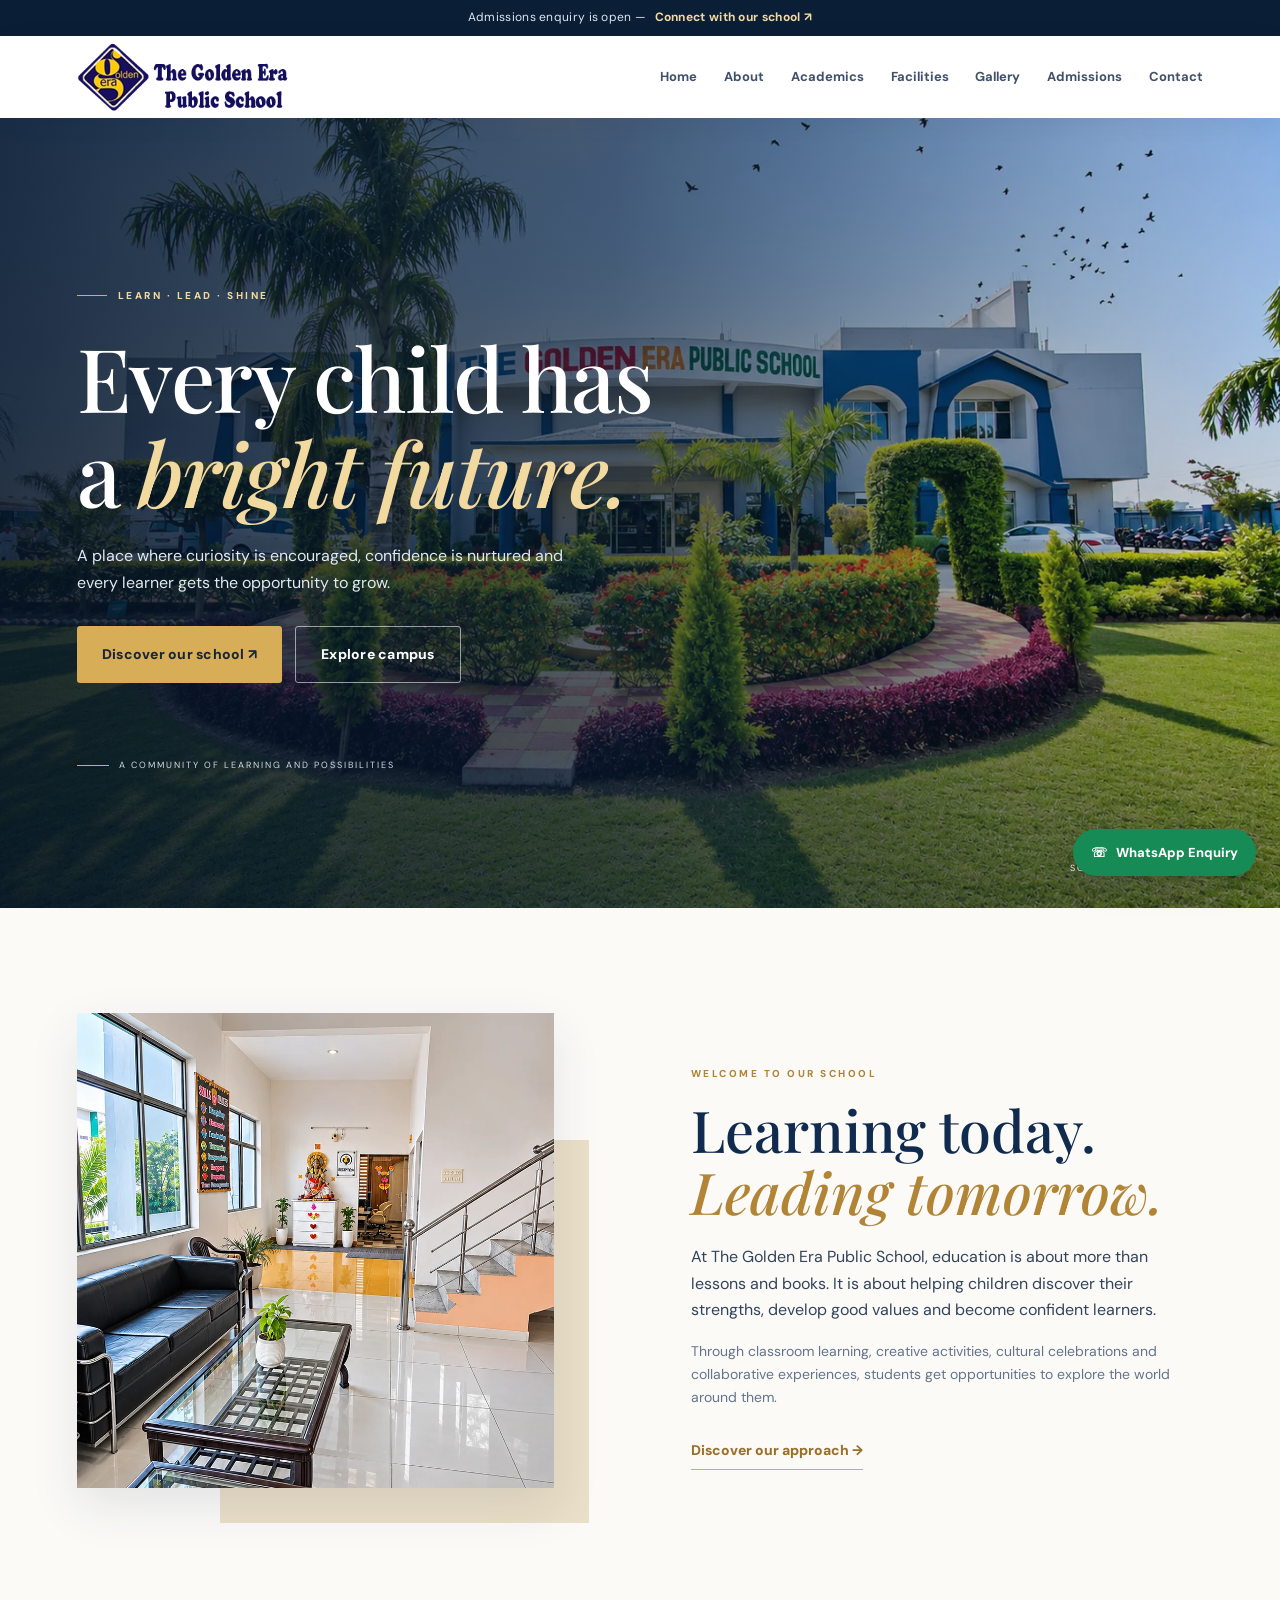
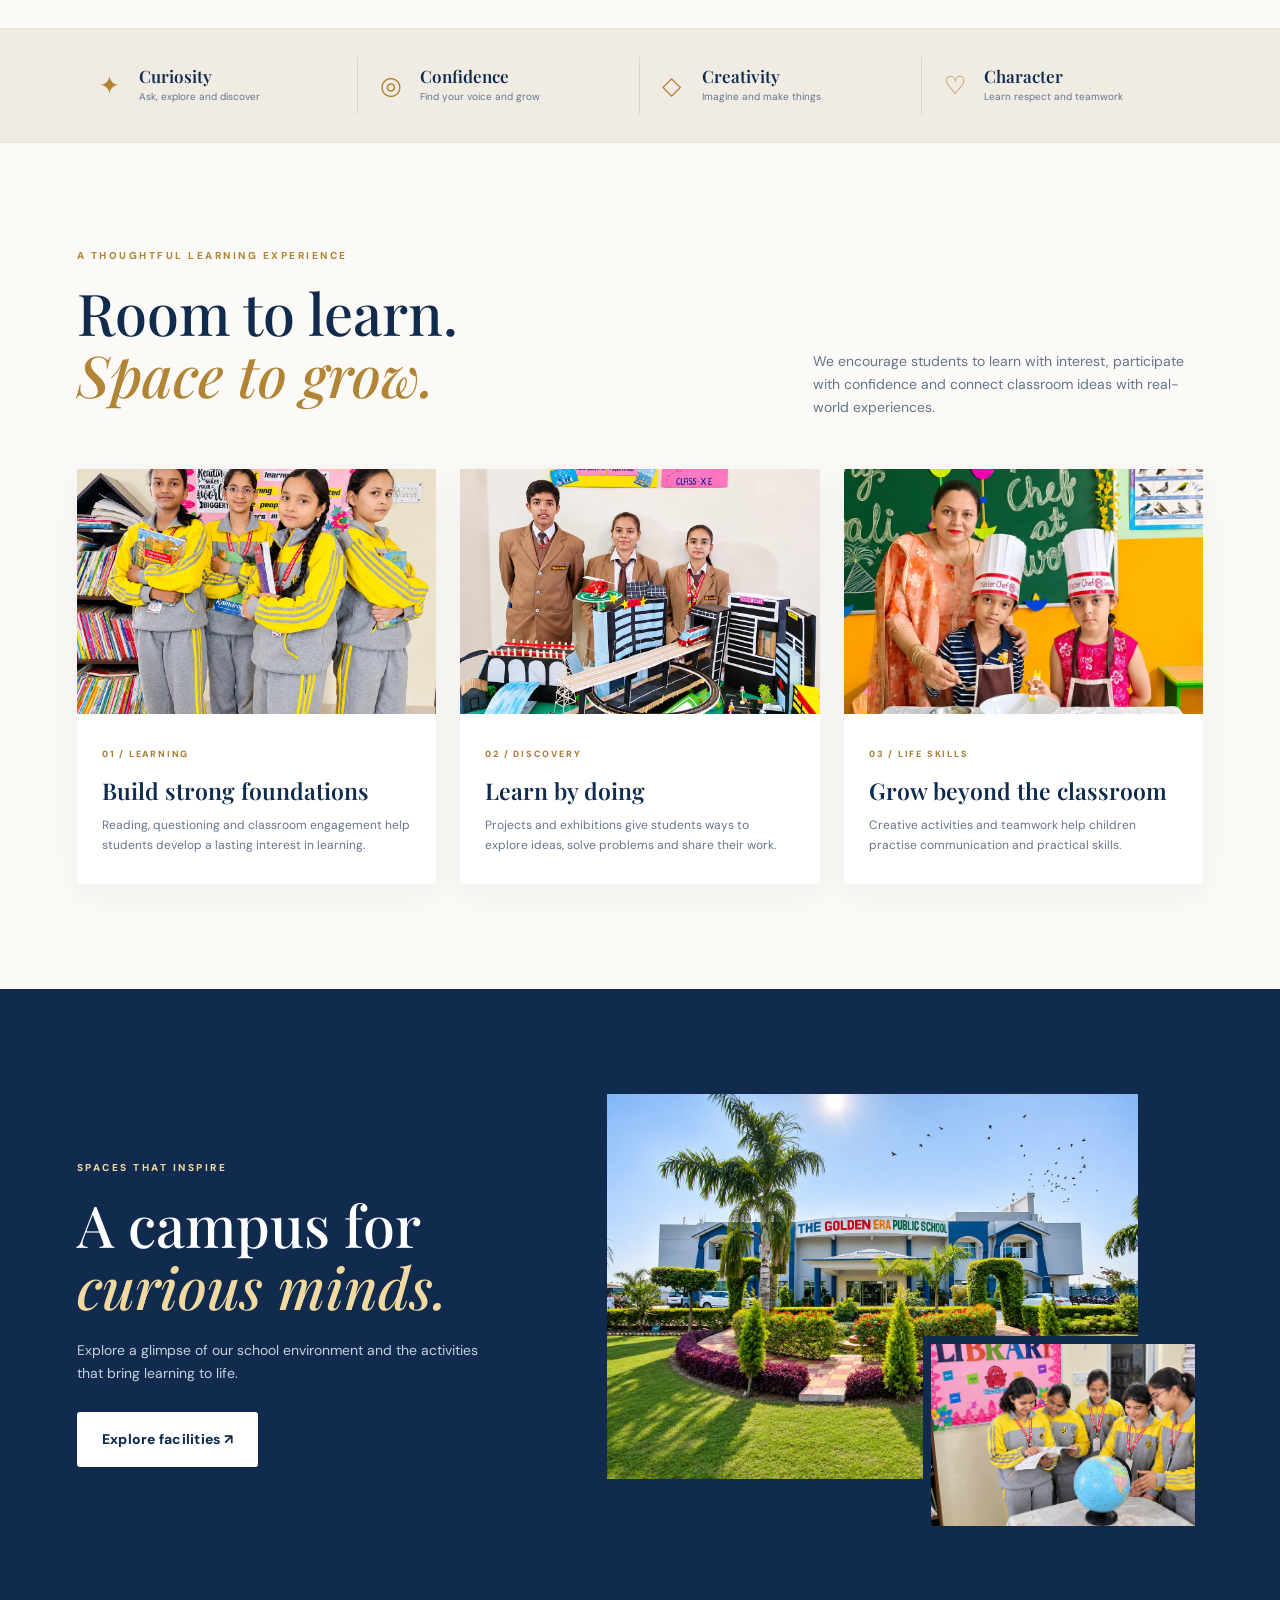
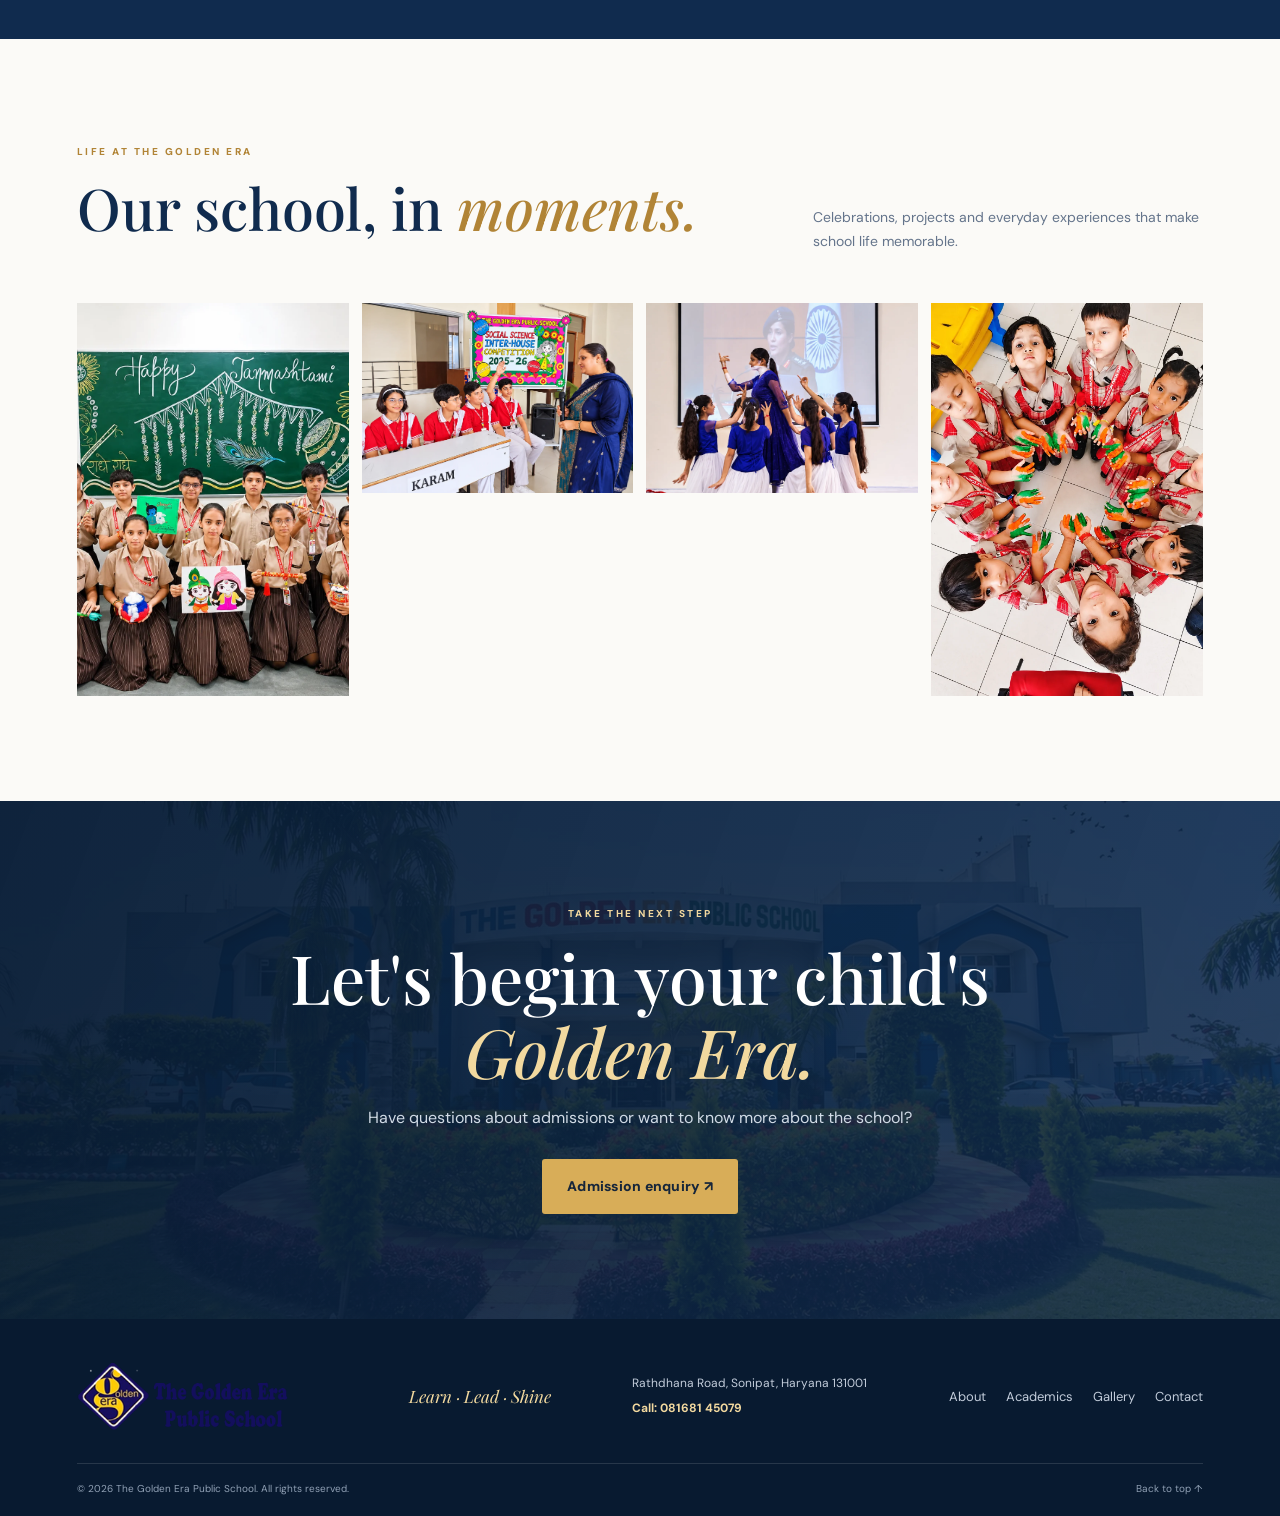
<file: Golden-Era-Public-School-3D-Stories/Golden-Era-Public-School/index.html>
<!DOCTYPE html><html lang="en"><head><meta charset="UTF-8"><meta name="viewport" content="width=device-width, initial-scale=1.0"><meta name="description" content="The Golden Era Public School — a place to learn, explore, create and grow."><title>The Golden Era Public School | Learn · Lead · Shine</title><link rel="preconnect" href="https://fonts.googleapis.com"><link rel="preconnect" href="https://fonts.gstatic.com" crossorigin><link href="https://fonts.googleapis.com/css2?family=DM+Sans:wght@400;500;600;700;800&family=Playfair+Display:wght@500;600;700&display=swap" rel="stylesheet"><link rel="stylesheet" href="css/style.css"></head><body><div class="announcement">Admissions enquiry is open — <a href="pages/admissions.html">Connect with our school ↗</a></div>
<header class="site-header">
  <a class="brand" href="index.html"><img class="brand-logo" src="assets/images/school-logo.png" alt="The Golden Era Public School logo"></a>
  <button class="menu-toggle" aria-label="Open navigation" aria-expanded="false">☰</button>
  <nav class="main-nav">
    <a href="index.html">Home</a><a href="pages/about.html">About</a><a href="pages/academics.html">Academics</a>
    <a href="pages/facilities.html">Facilities</a><a href="pages/gallery.html">Gallery</a>
    <a href="pages/admissions.html">Admissions</a><a href="pages/contact.html">Contact</a>
  </nav>
</header><section class="hero"><img class="hero-image" src="assets/images/school-garden.webp" alt="The Golden Era Public School campus"><div class="hero-overlay"></div>
<div class="hero-content container"><div class="hero-tag"><span></span> LEARN · LEAD · SHINE</div><h1>Every child has<br>a <em>bright future.</em></h1>
<p>A place where curiosity is encouraged, confidence is nurtured and every learner gets the opportunity to grow.</p>
<div class="hero-actions"><a class="button button-gold" href="pages/about.html">Discover our school ↗</a><a class="button button-outline" href="pages/gallery.html">Explore campus</a></div>
<div class="hero-note"><span class="note-line"></span> A COMMUNITY OF LEARNING AND POSSIBILITIES</div></div><a class="hero-scroll" href="#welcome">SCROLL TO EXPLORE ↓</a></section>
<section class="section-pad" id="welcome"><div class="container welcome-grid"><div class="welcome-photo"><img src="assets/images/reception.webp" alt="School reception"></div>
<div class="welcome-copy"><div class="section-kicker">WELCOME TO OUR SCHOOL</div><h2>Learning today.<br><em>Leading tomorrow.</em></h2>
<p class="lead">At The Golden Era Public School, education is about more than lessons and books. It is about helping children discover their strengths, develop good values and become confident learners.</p>
<p>Through classroom learning, creative activities, cultural celebrations and collaborative experiences, students get opportunities to explore the world around them.</p><a class="text-link" href="pages/about.html">Discover our approach →</a></div></div></section>
<section class="values-band"><div class="container values-grid"><div><span class="value-icon">✦</span><strong>Curiosity</strong><small>Ask, explore and discover</small></div><div><span class="value-icon">◎</span><strong>Confidence</strong><small>Find your voice and grow</small></div><div><span class="value-icon">◇</span><strong>Creativity</strong><small>Imagine and make things</small></div><div><span class="value-icon">♡</span><strong>Character</strong><small>Learn respect and teamwork</small></div></div></section>
<section class="section-pad"><div class="container"><div class="section-heading"><div><div class="section-kicker">A THOUGHTFUL LEARNING EXPERIENCE</div><h2>Room to learn.<br><em>Space to grow.</em></h2></div><p>We encourage students to learn with interest, participate with confidence and connect classroom ideas with real-world experiences.</p></div>
<div class="learning-cards"><article class="learning-card"><img src="assets/images/library-readers.webp" alt="Students reading"><div class="card-body"><span>01 / LEARNING</span><h3>Build strong foundations</h3><p>Reading, questioning and classroom engagement help students develop a lasting interest in learning.</p></div></article>
<article class="learning-card"><img src="assets/images/smart-city-exhibition.webp" alt="Student project"><div class="card-body"><span>02 / DISCOVERY</span><h3>Learn by doing</h3><p>Projects and exhibitions give students ways to explore ideas, solve problems and share their work.</p></div></article>
<article class="learning-card"><img src="assets/images/little-chefs.webp" alt="Cooking activity"><div class="card-body"><span>03 / LIFE SKILLS</span><h3>Grow beyond the classroom</h3><p>Creative activities and teamwork help children practise communication and practical skills.</p></div></article></div></div></section>
<section class="campus section-pad"><div class="container campus-grid"><div class="campus-copy"><div class="section-kicker light-kicker">SPACES THAT INSPIRE</div><h2>A campus for<br><em>curious minds.</em></h2><p>Explore a glimpse of our school environment and the activities that bring learning to life.</p><a class="button button-light" href="pages/facilities.html">Explore facilities ↗</a></div><div class="campus-images"><img class="campus-main" src="assets/images/school-garden.webp" alt="School campus"><img class="campus-small" src="assets/images/library-learning.webp" alt="Students with globe"></div></div></section>
<section class="section-pad"><div class="container section-heading"><div><div class="section-kicker">LIFE AT THE GOLDEN ERA</div><h2>Our school, in <em>moments.</em></h2></div><p>Celebrations, projects and everyday experiences that make school life memorable.</p></div><div class="container gallery-grid"><a href="pages/gallery.html"><img src="assets/images/janmashtami.webp" alt="Janmashtami"></a><a href="pages/gallery.html"><img src="assets/images/inter-house-competition.webp" alt="Competition"></a><a href="pages/gallery.html"><img src="assets/images/patriotic-dance.webp" alt="Dance"></a><a href="pages/gallery.html"><img src="assets/images/painted-palms.webp" alt="Art activity"></a></div></section>
<section class="admissions section-pad"><div class="container admissions-inner"><div class="section-kicker light-kicker">TAKE THE NEXT STEP</div><h2>Let's begin your child's<br><em>Golden Era.</em></h2><p>Have questions about admissions or want to know more about the school?</p><a class="button button-gold" href="pages/admissions.html">Admission enquiry ↗</a></div></section>
<footer class="site-footer"><div class="container footer-main">
  <a class="brand footer-brand" href="index.html"><img class="brand-logo" src="assets/images/school-logo.png" alt="The Golden Era Public School logo"></a>
  <p>Learn · Lead · Shine</p><div class="footer-contact"><span>Rathdhana Road, Sonipat, Haryana 131001</span><a href="tel:+918168145079">Call: 081681 45079</a></div><div class="footer-links"><a href="pages/about.html">About</a><a href="pages/academics.html">Academics</a><a href="pages/gallery.html">Gallery</a><a href="pages/contact.html">Contact</a></div>
</div><div class="container footer-bottom"><span>© <span id="year"></span> The Golden Era Public School. All rights reserved.</span><a href="#">Back to top ↑</a></div></footer><a class="whatsapp-float" href="https://wa.me/918168145079?text=Hello%2C%20I%20would%20like%20to%20enquire%20about%20The%20Golden%20Era%20Public%20School." target="_blank" rel="noopener" aria-label="Chat with the school on WhatsApp">☏ <span>WhatsApp Enquiry</span></a>
<script src="js/script.js"></script></body></html>
</file>
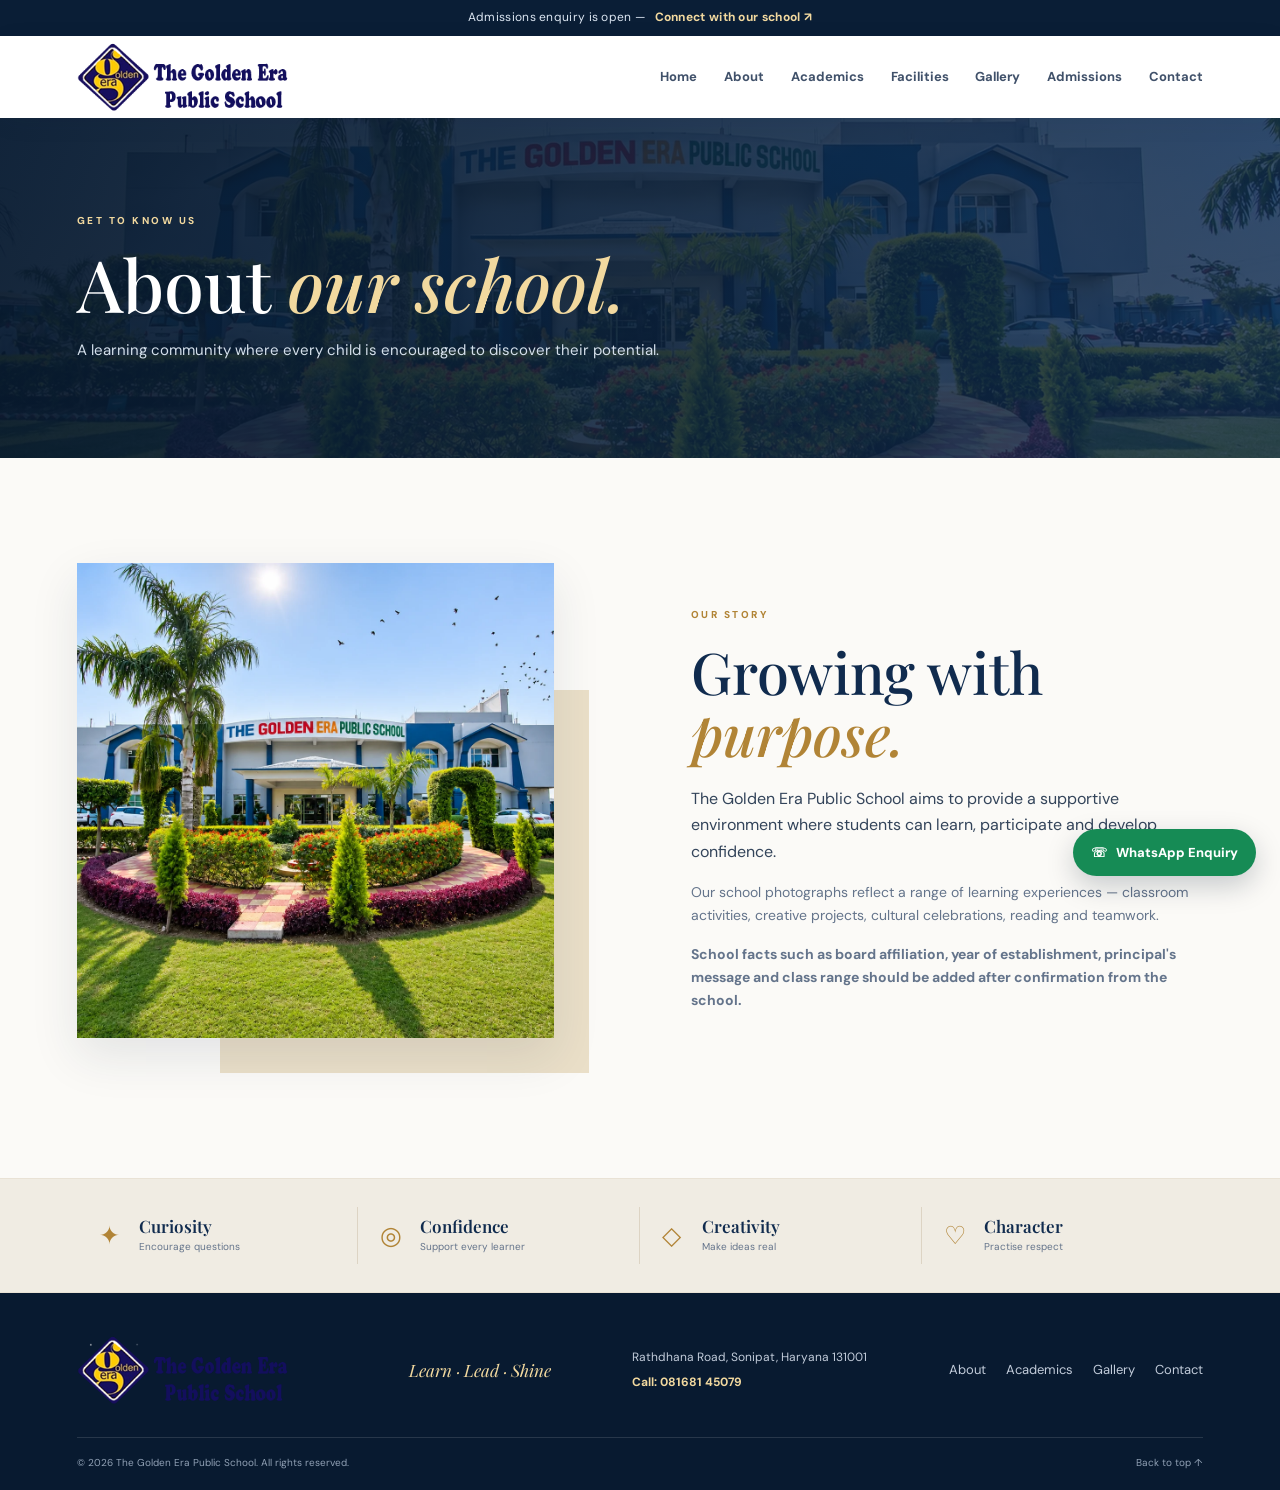
<file: Golden-Era-Public-School-3D-Stories/Golden-Era-Public-School/pages/about.html>
<!DOCTYPE html>
<html lang="en"><head><meta charset="UTF-8"><meta name="viewport" content="width=device-width, initial-scale=1.0">
<meta name="description" content="Learn about The Golden Era Public School."><meta name="theme-color" content="#102b4e">
<title>About Us | The Golden Era Public School</title>
<link rel="preconnect" href="https://fonts.googleapis.com"><link rel="preconnect" href="https://fonts.gstatic.com" crossorigin>
<link href="https://fonts.googleapis.com/css2?family=DM+Sans:wght@400;500;600;700;800&family=Playfair+Display:wght@500;600;700&display=swap" rel="stylesheet">
<link rel="stylesheet" href="../css/style.css"></head><body>
<div class="announcement">Admissions enquiry is open — <a href="admissions.html">Connect with our school ↗</a></div>

<header class="site-header">
  <a class="brand" href="../index.html"><img class="brand-logo" src="../assets/images/school-logo.png" alt="The Golden Era Public School logo"></a>
  <button class="menu-toggle" aria-label="Open navigation" aria-expanded="false">☰</button>
  <nav class="main-nav">
    <a href="../index.html">Home</a><a href="about.html">About</a><a href="academics.html">Academics</a>
    <a href="facilities.html">Facilities</a><a href="gallery.html">Gallery</a>
    <a href="admissions.html">Admissions</a><a href="contact.html">Contact</a>
  </nav>
</header>
<main><section class="page-hero"><div class="container"><div class="section-kicker light-kicker">GET TO KNOW US</div><h1>About <em>our school.</em></h1><p>A learning community where every child is encouraged to discover their potential.</p></div></section>
<section class="section-pad"><div class="container welcome-grid"><div class="welcome-photo"><img src="../assets/images/school-garden.webp" alt="School building"></div><div class="welcome-copy"><div class="section-kicker">OUR STORY</div><h2>Growing with<br><em>purpose.</em></h2><p class="lead">The Golden Era Public School aims to provide a supportive environment where students can learn, participate and develop confidence.</p><p>Our school photographs reflect a range of learning experiences — classroom activities, creative projects, cultural celebrations, reading and teamwork.</p><p><strong>School facts such as board affiliation, year of establishment, principal's message and class range should be added after confirmation from the school.</strong></p></div></div></section>
<section class="values-band"><div class="container values-grid"><div><span class="value-icon">✦</span><strong>Curiosity</strong><small>Encourage questions</small></div><div><span class="value-icon">◎</span><strong>Confidence</strong><small>Support every learner</small></div><div><span class="value-icon">◇</span><strong>Creativity</strong><small>Make ideas real</small></div><div><span class="value-icon">♡</span><strong>Character</strong><small>Practise respect</small></div></div></section></main>
<footer class="site-footer"><div class="container footer-main">
  <a class="brand footer-brand" href="../index.html"><img class="brand-logo" src="../assets/images/school-logo.png" alt="The Golden Era Public School logo"></a>
  <p>Learn · Lead · Shine</p><div class="footer-contact"><span>Rathdhana Road, Sonipat, Haryana 131001</span><a href="tel:+918168145079">Call: 081681 45079</a></div><div class="footer-links"><a href="about.html">About</a><a href="academics.html">Academics</a><a href="gallery.html">Gallery</a><a href="contact.html">Contact</a></div>
</div><div class="container footer-bottom"><span>© <span id="year"></span> The Golden Era Public School. All rights reserved.</span><a href="#">Back to top ↑</a></div></footer><a class="whatsapp-float" href="https://wa.me/918168145079?text=Hello%2C%20I%20would%20like%20to%20enquire%20about%20The%20Golden%20Era%20Public%20School." target="_blank" rel="noopener" aria-label="Chat with the school on WhatsApp">☏ <span>WhatsApp Enquiry</span></a>
<script src="../js/script.js"></script></body></html>
</file>
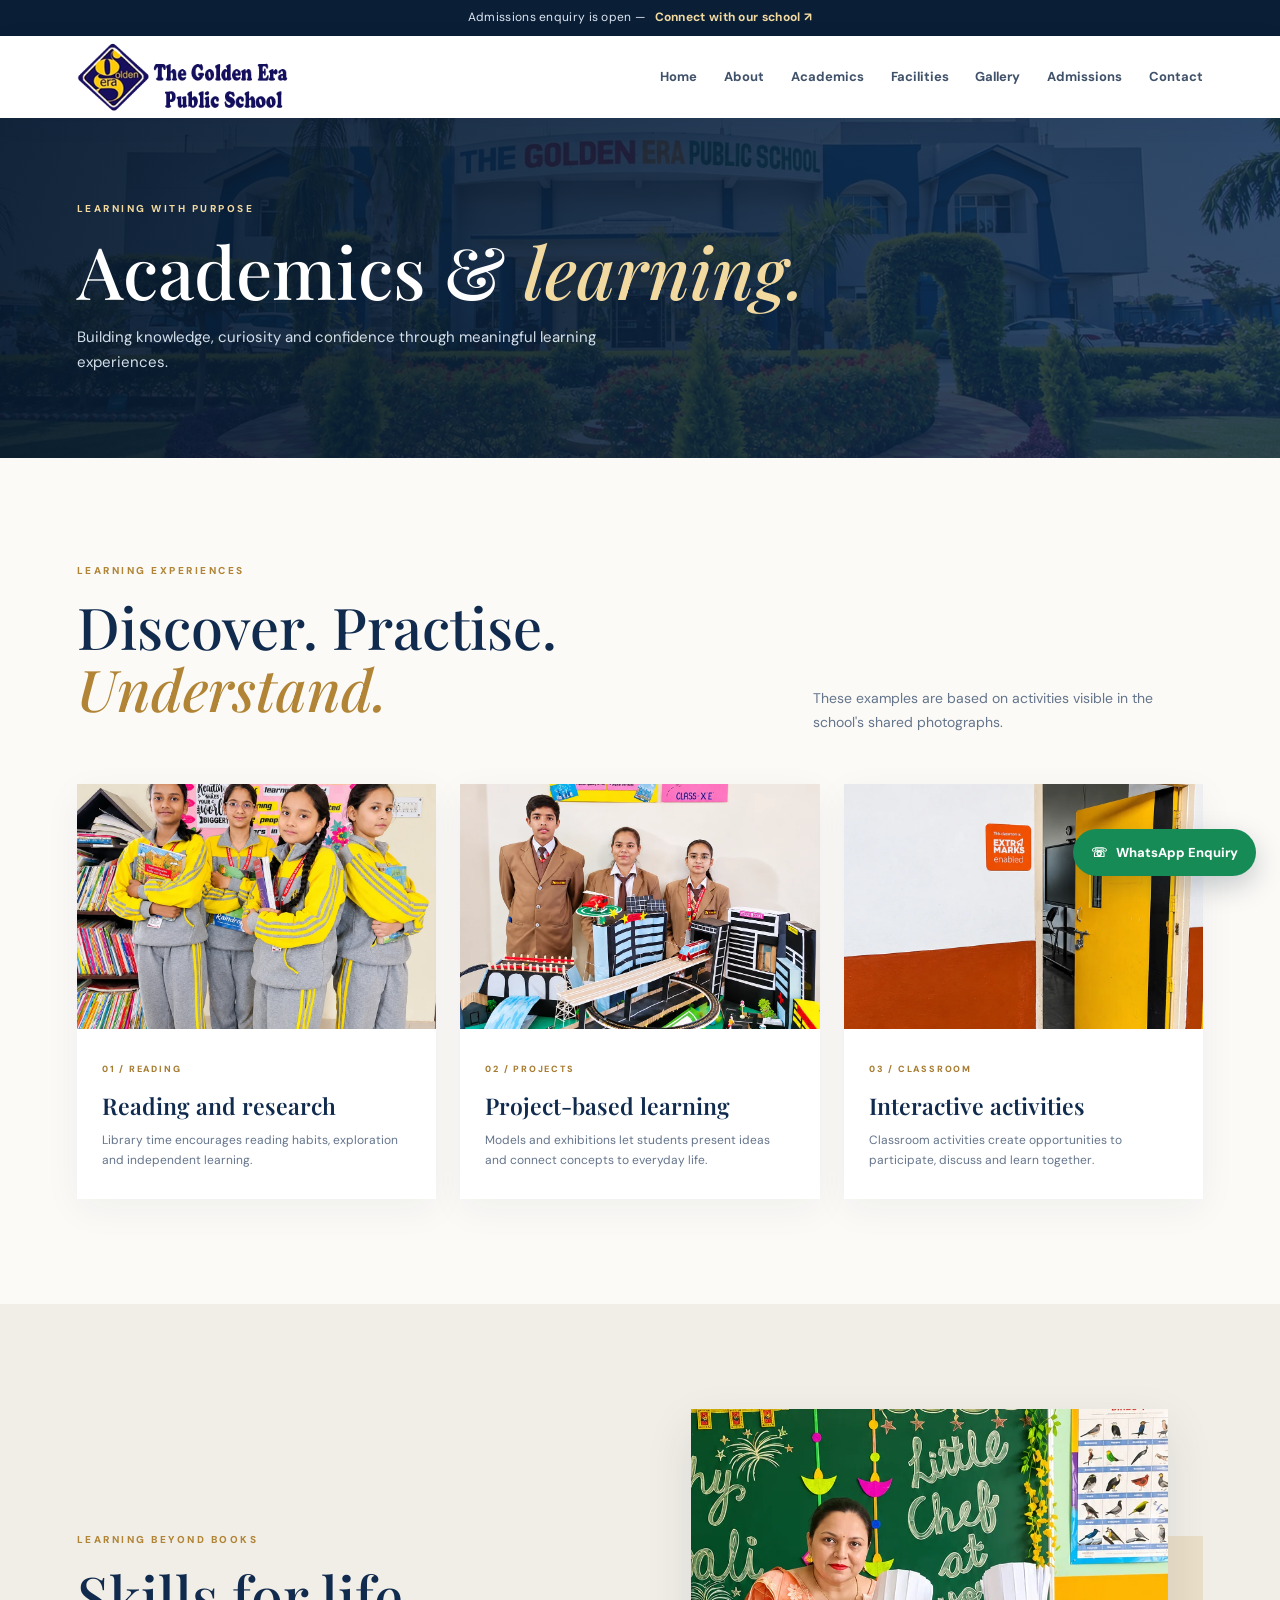
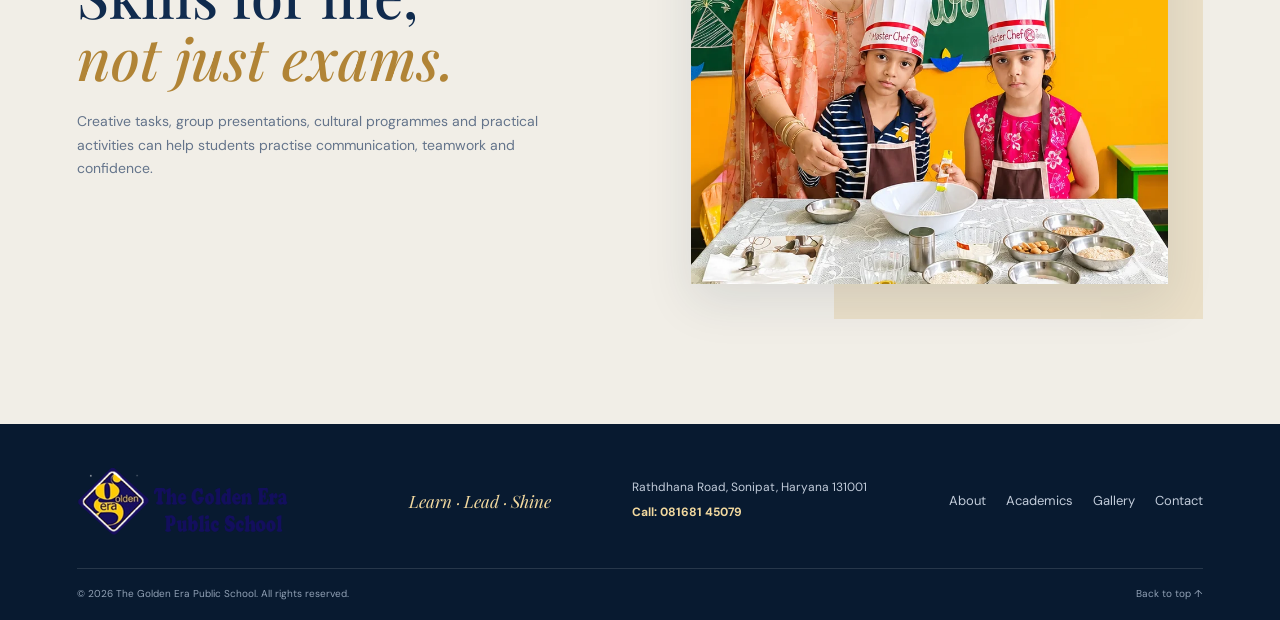
<file: Golden-Era-Public-School-3D-Stories/Golden-Era-Public-School/pages/academics.html>
<!DOCTYPE html>
<html lang="en"><head><meta charset="UTF-8"><meta name="viewport" content="width=device-width, initial-scale=1.0">
<meta name="description" content="Explore learning activities at The Golden Era Public School."><meta name="theme-color" content="#102b4e">
<title>Academics | The Golden Era Public School</title>
<link rel="preconnect" href="https://fonts.googleapis.com"><link rel="preconnect" href="https://fonts.gstatic.com" crossorigin>
<link href="https://fonts.googleapis.com/css2?family=DM+Sans:wght@400;500;600;700;800&family=Playfair+Display:wght@500;600;700&display=swap" rel="stylesheet">
<link rel="stylesheet" href="../css/style.css"></head><body>
<div class="announcement">Admissions enquiry is open — <a href="admissions.html">Connect with our school ↗</a></div>

<header class="site-header">
  <a class="brand" href="../index.html"><img class="brand-logo" src="../assets/images/school-logo.png" alt="The Golden Era Public School logo"></a>
  <button class="menu-toggle" aria-label="Open navigation" aria-expanded="false">☰</button>
  <nav class="main-nav">
    <a href="../index.html">Home</a><a href="about.html">About</a><a href="academics.html">Academics</a>
    <a href="facilities.html">Facilities</a><a href="gallery.html">Gallery</a>
    <a href="admissions.html">Admissions</a><a href="contact.html">Contact</a>
  </nav>
</header>
<main><section class="page-hero"><div class="container"><div class="section-kicker light-kicker">LEARNING WITH PURPOSE</div><h1>Academics & <em>learning.</em></h1><p>Building knowledge, curiosity and confidence through meaningful learning experiences.</p></div></section>
<section class="section-pad"><div class="container"><div class="section-heading"><div><div class="section-kicker">LEARNING EXPERIENCES</div><h2>Discover. Practise.<br><em>Understand.</em></h2></div><p>These examples are based on activities visible in the school's shared photographs.</p></div><div class="learning-cards">
<article class="learning-card"><img src="../assets/images/library-readers.webp" alt="Library reading"><div class="card-body"><span>01 / READING</span><h3>Reading and research</h3><p>Library time encourages reading habits, exploration and independent learning.</p></div></article>
<article class="learning-card"><img src="../assets/images/smart-city-exhibition.webp" alt="Project exhibition"><div class="card-body"><span>02 / PROJECTS</span><h3>Project-based learning</h3><p>Models and exhibitions let students present ideas and connect concepts to everyday life.</p></div></article>
<article class="learning-card"><img src="../assets/images/smart-classroom.webp" alt="Classroom activity"><div class="card-body"><span>03 / CLASSROOM</span><h3>Interactive activities</h3><p>Classroom activities create opportunities to participate, discuss and learn together.</p></div></article></div></div></section>
<section class="section-pad muted-section"><div class="container welcome-grid"><div class="welcome-copy"><div class="section-kicker">LEARNING BEYOND BOOKS</div><h2>Skills for life,<br><em>not just exams.</em></h2><p>Creative tasks, group presentations, cultural programmes and practical activities can help students practise communication, teamwork and confidence.</p></div><div class="welcome-photo"><img src="../assets/images/little-chefs.webp" alt="Students cooking activity"></div></div></section></main>
<footer class="site-footer"><div class="container footer-main">
  <a class="brand footer-brand" href="../index.html"><img class="brand-logo" src="../assets/images/school-logo.png" alt="The Golden Era Public School logo"></a>
  <p>Learn · Lead · Shine</p><div class="footer-contact"><span>Rathdhana Road, Sonipat, Haryana 131001</span><a href="tel:+918168145079">Call: 081681 45079</a></div><div class="footer-links"><a href="about.html">About</a><a href="academics.html">Academics</a><a href="gallery.html">Gallery</a><a href="contact.html">Contact</a></div>
</div><div class="container footer-bottom"><span>© <span id="year"></span> The Golden Era Public School. All rights reserved.</span><a href="#">Back to top ↑</a></div></footer><a class="whatsapp-float" href="https://wa.me/918168145079?text=Hello%2C%20I%20would%20like%20to%20enquire%20about%20The%20Golden%20Era%20Public%20School." target="_blank" rel="noopener" aria-label="Chat with the school on WhatsApp">☏ <span>WhatsApp Enquiry</span></a>
<script src="../js/script.js"></script></body></html>
</file>
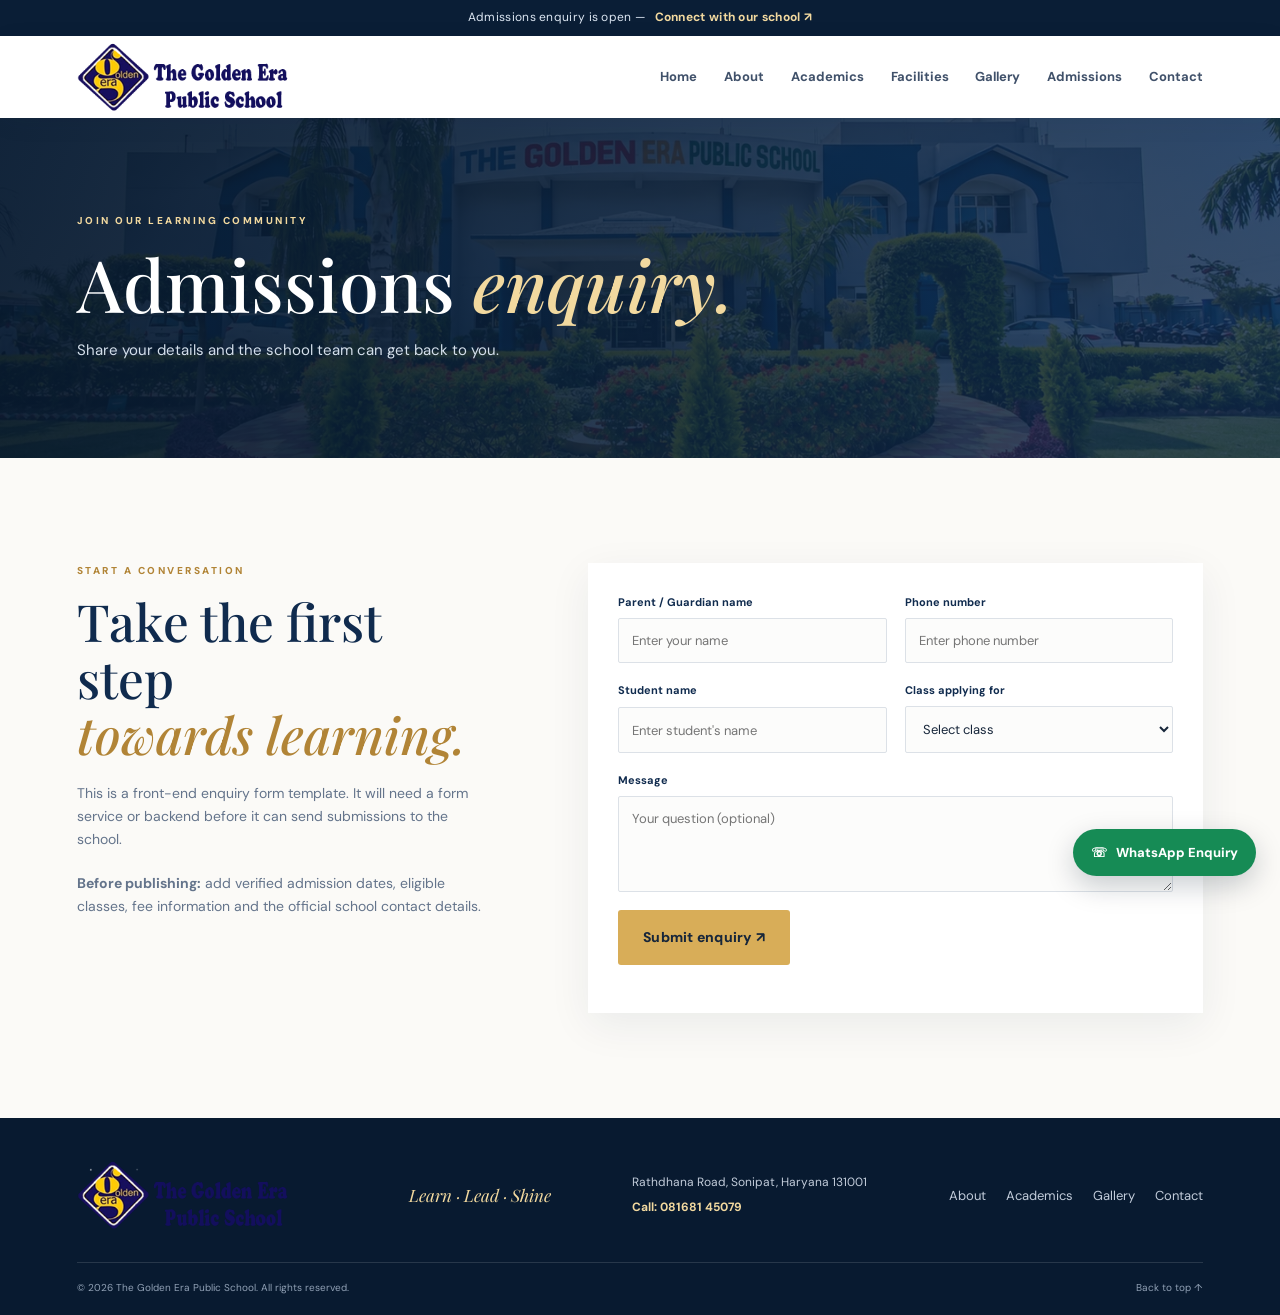
<file: Golden-Era-Public-School-3D-Stories/Golden-Era-Public-School/pages/admissions.html>
<!DOCTYPE html>
<html lang="en"><head><meta charset="UTF-8"><meta name="viewport" content="width=device-width, initial-scale=1.0">
<meta name="description" content="Send an admission enquiry to The Golden Era Public School."><meta name="theme-color" content="#102b4e">
<title>Admissions | The Golden Era Public School</title>
<link rel="preconnect" href="https://fonts.googleapis.com"><link rel="preconnect" href="https://fonts.gstatic.com" crossorigin>
<link href="https://fonts.googleapis.com/css2?family=DM+Sans:wght@400;500;600;700;800&family=Playfair+Display:wght@500;600;700&display=swap" rel="stylesheet">
<link rel="stylesheet" href="../css/style.css"></head><body>
<div class="announcement">Admissions enquiry is open — <a href="admissions.html">Connect with our school ↗</a></div>

<header class="site-header">
  <a class="brand" href="../index.html"><img class="brand-logo" src="../assets/images/school-logo.png" alt="The Golden Era Public School logo"></a>
  <button class="menu-toggle" aria-label="Open navigation" aria-expanded="false">☰</button>
  <nav class="main-nav">
    <a href="../index.html">Home</a><a href="about.html">About</a><a href="academics.html">Academics</a>
    <a href="facilities.html">Facilities</a><a href="gallery.html">Gallery</a>
    <a href="admissions.html">Admissions</a><a href="contact.html">Contact</a>
  </nav>
</header>
<main><section class="page-hero"><div class="container"><div class="section-kicker light-kicker">JOIN OUR LEARNING COMMUNITY</div><h1>Admissions <em>enquiry.</em></h1><p>Share your details and the school team can get back to you.</p></div></section>
<section class="section-pad"><div class="container form-layout"><div><div class="section-kicker">START A CONVERSATION</div><h2>Take the first step<br><em>towards learning.</em></h2><p class="form-note">This is a front-end enquiry form template. It will need a form service or backend before it can send submissions to the school.</p><p><strong>Before publishing:</strong> add verified admission dates, eligible classes, fee information and the official school contact details.</p></div>
<form class="enquiry-form" id="enquiryForm"><label>Parent / Guardian name<input required name="parent" type="text" placeholder="Enter your name"></label><label>Phone number<input required name="phone" type="tel" pattern="[0-9+ -]{8,15}" placeholder="Enter phone number"></label><label>Student name<input required name="student" type="text" placeholder="Enter student's name"></label><label>Class applying for<select required name="class"><option value="">Select class</option><option>Nursery</option><option>KG</option><option>Class I</option><option>Class II</option><option>Class III</option><option>Class IV</option><option>Class V</option><option>Other</option></select></label><label class="full-field">Message<textarea name="message" rows="4" placeholder="Your question (optional)"></textarea></label><button class="button button-gold" type="submit">Submit enquiry ↗</button><p class="form-status" id="formStatus" role="status"></p></form></div></section></main>
<footer class="site-footer"><div class="container footer-main">
  <a class="brand footer-brand" href="../index.html"><img class="brand-logo" src="../assets/images/school-logo.png" alt="The Golden Era Public School logo"></a>
  <p>Learn · Lead · Shine</p><div class="footer-contact"><span>Rathdhana Road, Sonipat, Haryana 131001</span><a href="tel:+918168145079">Call: 081681 45079</a></div><div class="footer-links"><a href="about.html">About</a><a href="academics.html">Academics</a><a href="gallery.html">Gallery</a><a href="contact.html">Contact</a></div>
</div><div class="container footer-bottom"><span>© <span id="year"></span> The Golden Era Public School. All rights reserved.</span><a href="#">Back to top ↑</a></div></footer><a class="whatsapp-float" href="https://wa.me/918168145079?text=Hello%2C%20I%20would%20like%20to%20enquire%20about%20The%20Golden%20Era%20Public%20School." target="_blank" rel="noopener" aria-label="Chat with the school on WhatsApp">☏ <span>WhatsApp Enquiry</span></a>
<script src="../js/script.js"></script></body></html>
</file>
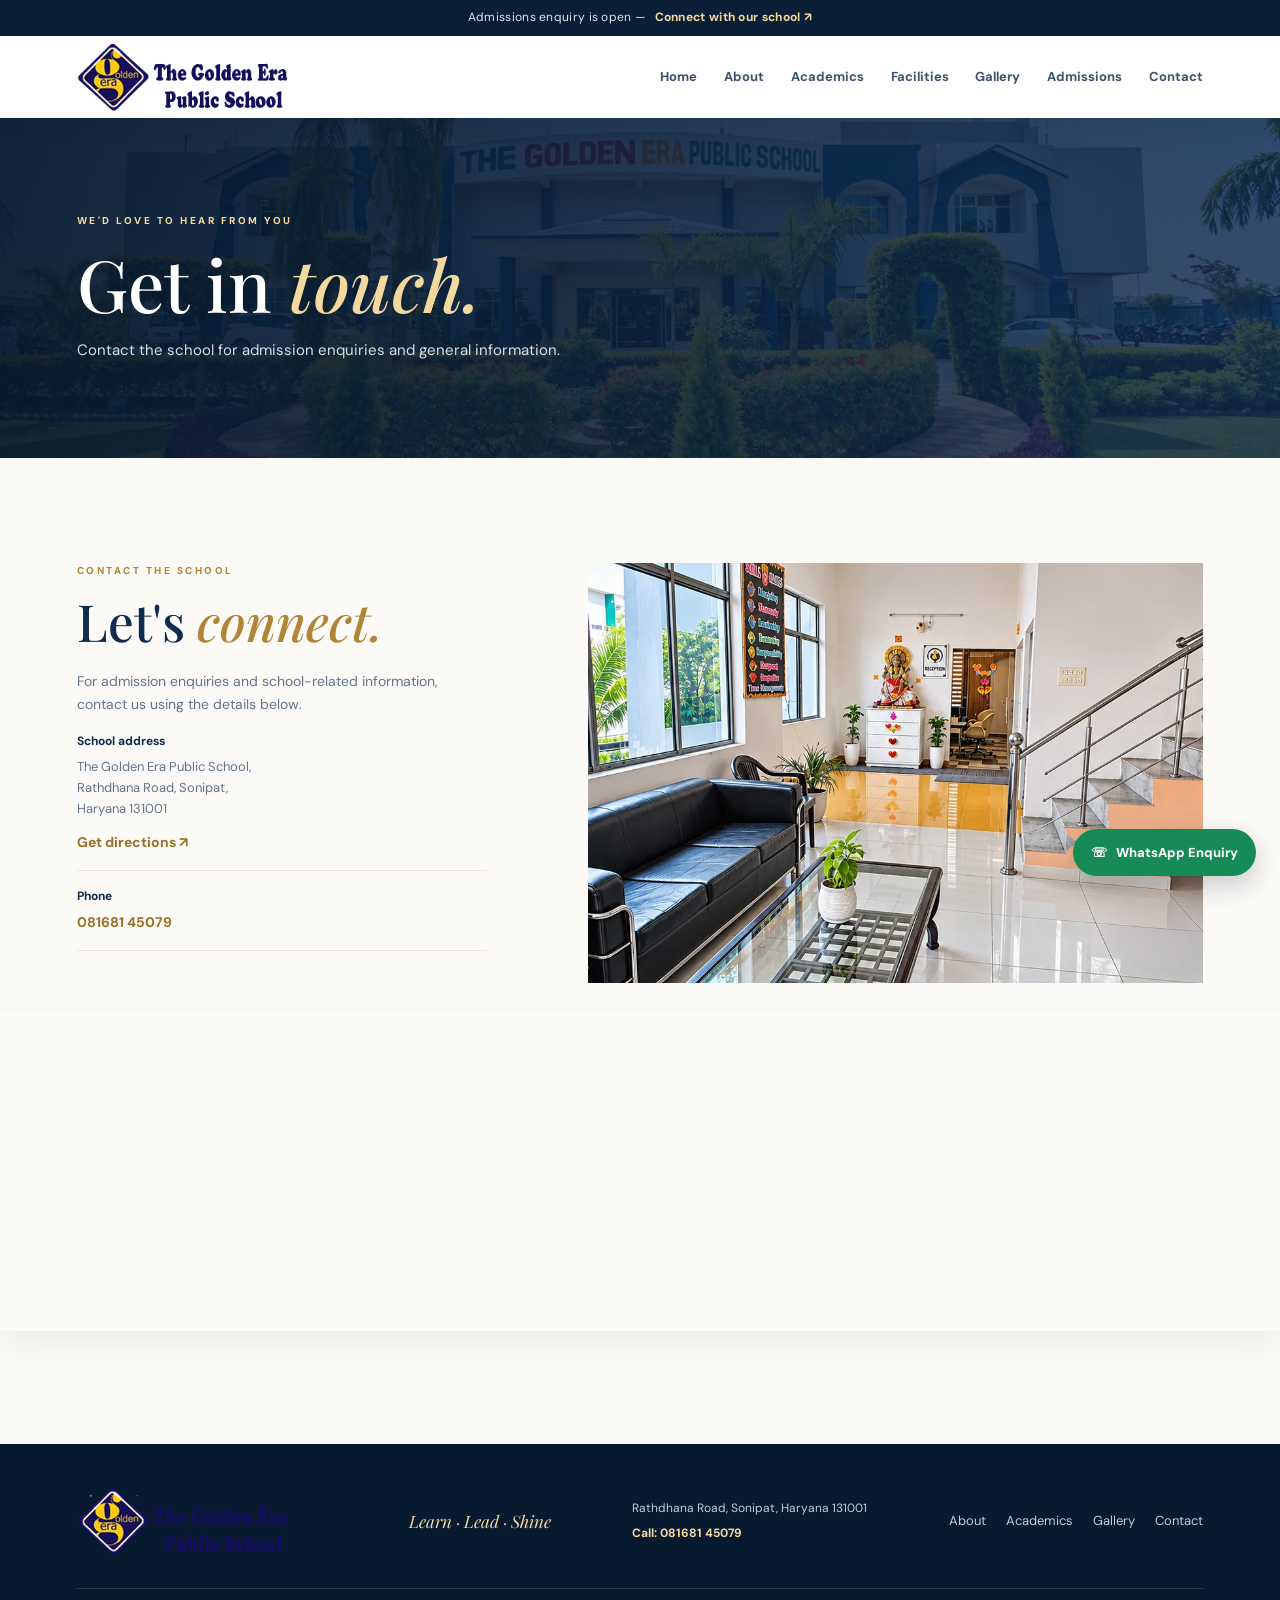
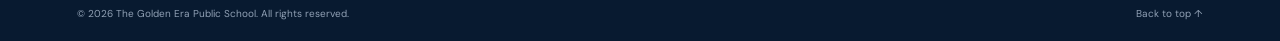
<file: Golden-Era-Public-School-3D-Stories/Golden-Era-Public-School/pages/contact.html>
<!DOCTYPE html>
<html lang="en"><head><meta charset="UTF-8"><meta name="viewport" content="width=device-width, initial-scale=1.0">
<meta name="description" content="Contact The Golden Era Public School."><meta name="theme-color" content="#102b4e">
<title>Contact | The Golden Era Public School</title>
<link rel="preconnect" href="https://fonts.googleapis.com"><link rel="preconnect" href="https://fonts.gstatic.com" crossorigin>
<link href="https://fonts.googleapis.com/css2?family=DM+Sans:wght@400;500;600;700;800&family=Playfair+Display:wght@500;600;700&display=swap" rel="stylesheet">
<link rel="stylesheet" href="../css/style.css"></head><body>
<div class="announcement">Admissions enquiry is open — <a href="admissions.html">Connect with our school ↗</a></div>

<header class="site-header">
  <a class="brand" href="../index.html"><img class="brand-logo" src="../assets/images/school-logo.png" alt="The Golden Era Public School logo"></a>
  <button class="menu-toggle" aria-label="Open navigation" aria-expanded="false">☰</button>
  <nav class="main-nav">
    <a href="../index.html">Home</a><a href="about.html">About</a><a href="academics.html">Academics</a>
    <a href="facilities.html">Facilities</a><a href="gallery.html">Gallery</a>
    <a href="admissions.html">Admissions</a><a href="contact.html">Contact</a>
  </nav>
</header>
<main><section class="page-hero"><div class="container"><div class="section-kicker light-kicker">WE'D LOVE TO HEAR FROM YOU</div><h1>Get in <em>touch.</em></h1><p>Contact the school for admission enquiries and general information.</p></div></section>
<section class="section-pad"><div class="container contact-grid"><div><div class="section-kicker">CONTACT THE SCHOOL</div><h2>Let's <em>connect.</em></h2><p>For admission enquiries and school-related information, contact us using the details below.</p>
<div class="contact-detail"><strong>School address</strong><span>The Golden Era Public School,<br>Rathdhana Road, Sonipat,<br>Haryana 131001</span><a class="contact-action" href="https://www.google.com/maps/search/?api=1&query=The+Golden+Era+Public+School+Rathdhana+Road+Sonipat+Haryana+131001" target="_blank" rel="noopener">Get directions ↗</a></div>
<div class="contact-detail"><strong>Phone</strong><a href="tel:+918168145079">081681 45079</a></div></div>
<div class="contact-image"><img src="../assets/images/reception.webp" alt="School reception"></div></div><iframe class="map-frame" title="School location map" loading="lazy" referrerpolicy="no-referrer-when-downgrade" src="https://www.google.com/maps?q=The+Golden+Era+Public+School+Rathdhana+Road+Sonipat+Haryana+131001&output=embed"></iframe></section></main>
<footer class="site-footer"><div class="container footer-main">
  <a class="brand footer-brand" href="../index.html"><img class="brand-logo" src="../assets/images/school-logo.png" alt="The Golden Era Public School logo"></a>
  <p>Learn · Lead · Shine</p><div class="footer-contact"><span>Rathdhana Road, Sonipat, Haryana 131001</span><a href="tel:+918168145079">Call: 081681 45079</a></div><div class="footer-links"><a href="about.html">About</a><a href="academics.html">Academics</a><a href="gallery.html">Gallery</a><a href="contact.html">Contact</a></div>
</div><div class="container footer-bottom"><span>© <span id="year"></span> The Golden Era Public School. All rights reserved.</span><a href="#">Back to top ↑</a></div></footer><a class="whatsapp-float" href="https://wa.me/918168145079?text=Hello%2C%20I%20would%20like%20to%20enquire%20about%20The%20Golden%20Era%20Public%20School." target="_blank" rel="noopener" aria-label="Chat with the school on WhatsApp">☏ <span>WhatsApp Enquiry</span></a>
<script src="../js/script.js"></script></body></html>
</file>
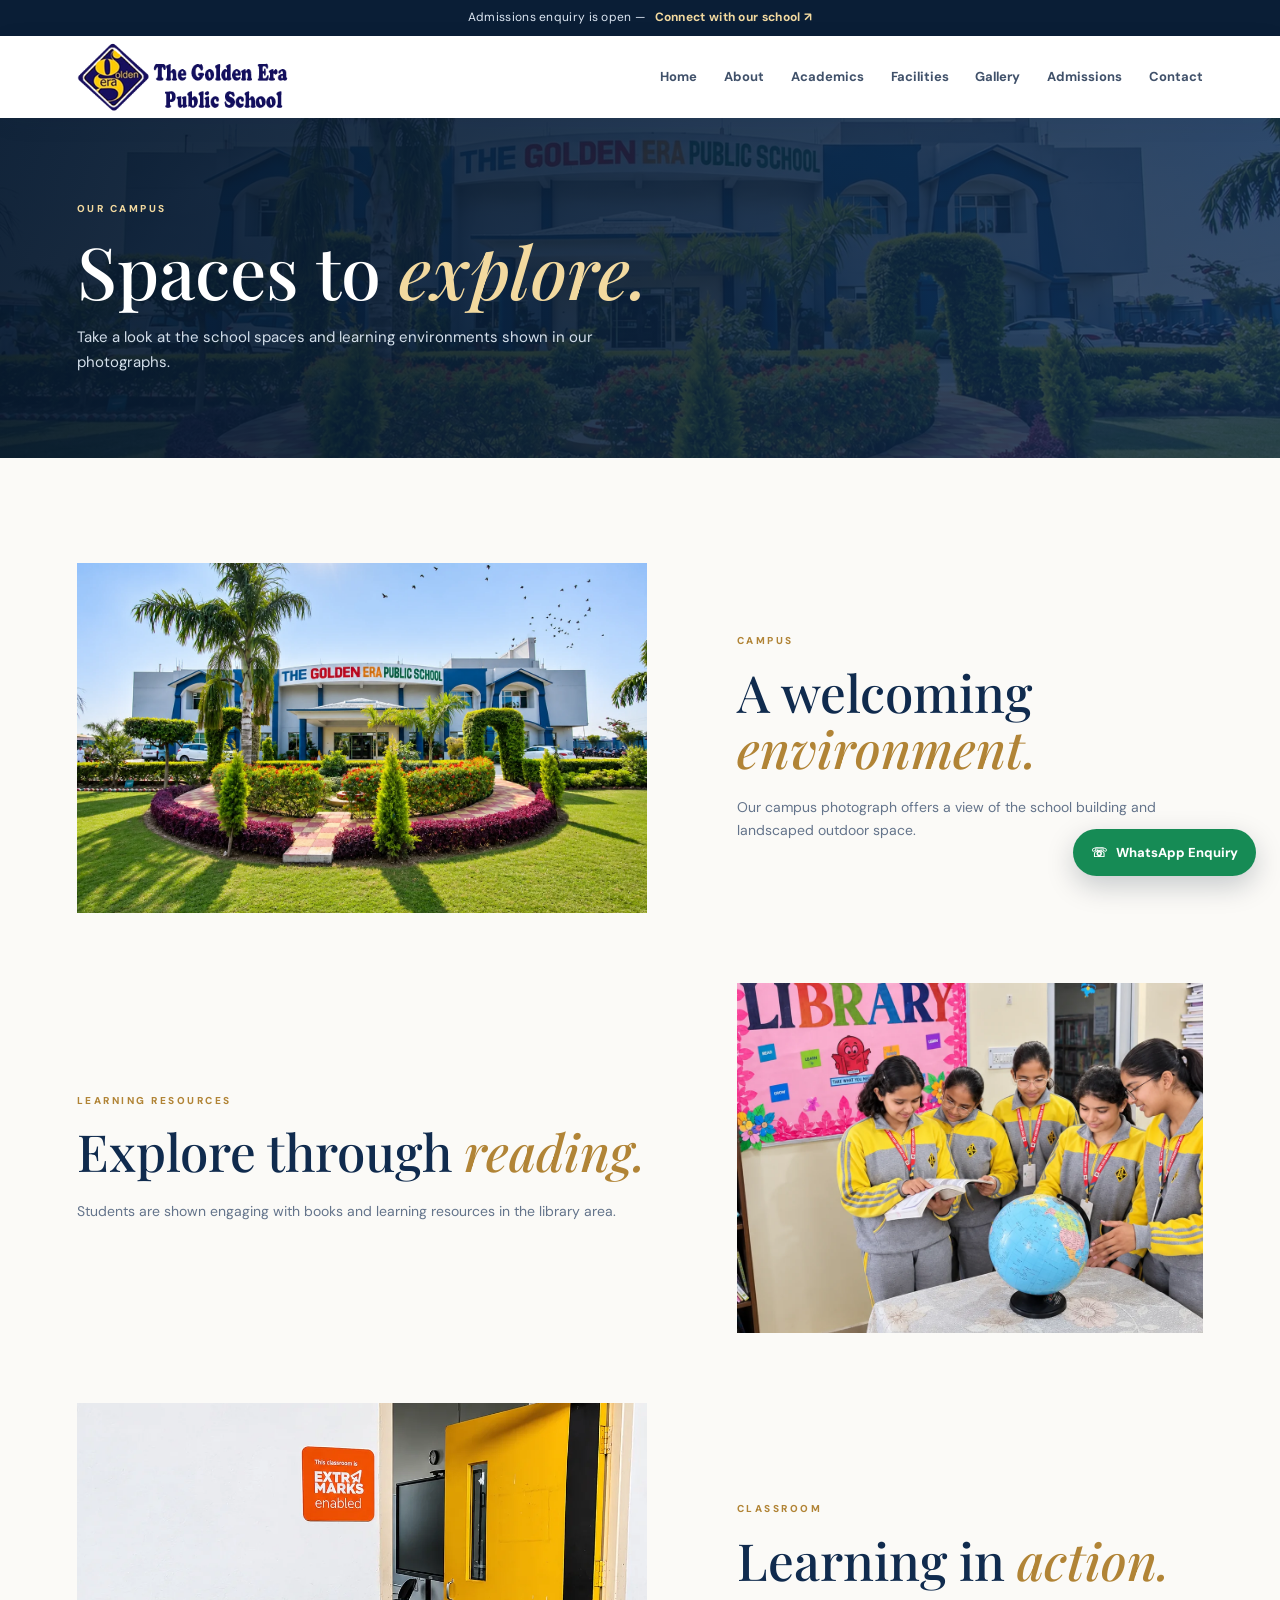
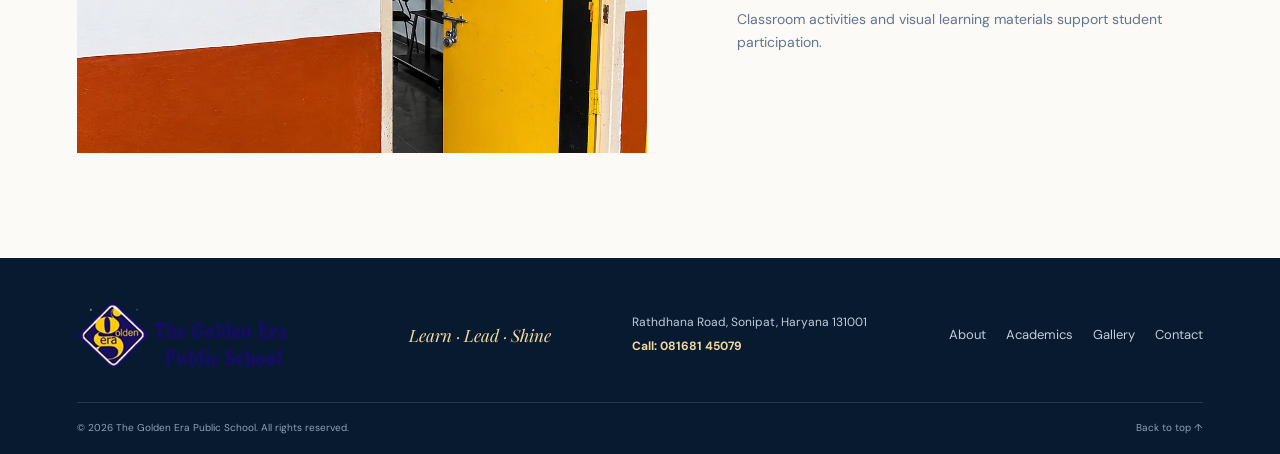
<file: Golden-Era-Public-School-3D-Stories/Golden-Era-Public-School/pages/facilities.html>
<!DOCTYPE html>
<html lang="en"><head><meta charset="UTF-8"><meta name="viewport" content="width=device-width, initial-scale=1.0">
<meta name="description" content="View campus and learning spaces at The Golden Era Public School."><meta name="theme-color" content="#102b4e">
<title>Facilities | The Golden Era Public School</title>
<link rel="preconnect" href="https://fonts.googleapis.com"><link rel="preconnect" href="https://fonts.gstatic.com" crossorigin>
<link href="https://fonts.googleapis.com/css2?family=DM+Sans:wght@400;500;600;700;800&family=Playfair+Display:wght@500;600;700&display=swap" rel="stylesheet">
<link rel="stylesheet" href="../css/style.css"></head><body>
<div class="announcement">Admissions enquiry is open — <a href="admissions.html">Connect with our school ↗</a></div>

<header class="site-header">
  <a class="brand" href="../index.html"><img class="brand-logo" src="../assets/images/school-logo.png" alt="The Golden Era Public School logo"></a>
  <button class="menu-toggle" aria-label="Open navigation" aria-expanded="false">☰</button>
  <nav class="main-nav">
    <a href="../index.html">Home</a><a href="about.html">About</a><a href="academics.html">Academics</a>
    <a href="facilities.html">Facilities</a><a href="gallery.html">Gallery</a>
    <a href="admissions.html">Admissions</a><a href="contact.html">Contact</a>
  </nav>
</header>
<main><section class="page-hero"><div class="container"><div class="section-kicker light-kicker">OUR CAMPUS</div><h1>Spaces to <em>explore.</em></h1><p>Take a look at the school spaces and learning environments shown in our photographs.</p></div></section>
<section class="section-pad"><div class="container facility-list">
<article class="facility-row"><img src="../assets/images/school-garden.webp" alt="School campus"><div><div class="section-kicker">CAMPUS</div><h2>A welcoming <em>environment.</em></h2><p>Our campus photograph offers a view of the school building and landscaped outdoor space.</p></div></article>
<article class="facility-row reverse"><img src="../assets/images/library-learning.webp" alt="Library learning activity"><div><div class="section-kicker">LEARNING RESOURCES</div><h2>Explore through <em>reading.</em></h2><p>Students are shown engaging with books and learning resources in the library area.</p></div></article>
<article class="facility-row"><img src="../assets/images/smart-classroom.webp" alt="Classroom"><div><div class="section-kicker">CLASSROOM</div><h2>Learning in <em>action.</em></h2><p>Classroom activities and visual learning materials support student participation.</p></div></article>
</div></section></main>
<footer class="site-footer"><div class="container footer-main">
  <a class="brand footer-brand" href="../index.html"><img class="brand-logo" src="../assets/images/school-logo.png" alt="The Golden Era Public School logo"></a>
  <p>Learn · Lead · Shine</p><div class="footer-contact"><span>Rathdhana Road, Sonipat, Haryana 131001</span><a href="tel:+918168145079">Call: 081681 45079</a></div><div class="footer-links"><a href="about.html">About</a><a href="academics.html">Academics</a><a href="gallery.html">Gallery</a><a href="contact.html">Contact</a></div>
</div><div class="container footer-bottom"><span>© <span id="year"></span> The Golden Era Public School. All rights reserved.</span><a href="#">Back to top ↑</a></div></footer><a class="whatsapp-float" href="https://wa.me/918168145079?text=Hello%2C%20I%20would%20like%20to%20enquire%20about%20The%20Golden%20Era%20Public%20School." target="_blank" rel="noopener" aria-label="Chat with the school on WhatsApp">☏ <span>WhatsApp Enquiry</span></a>
<script src="../js/script.js"></script></body></html>
</file>
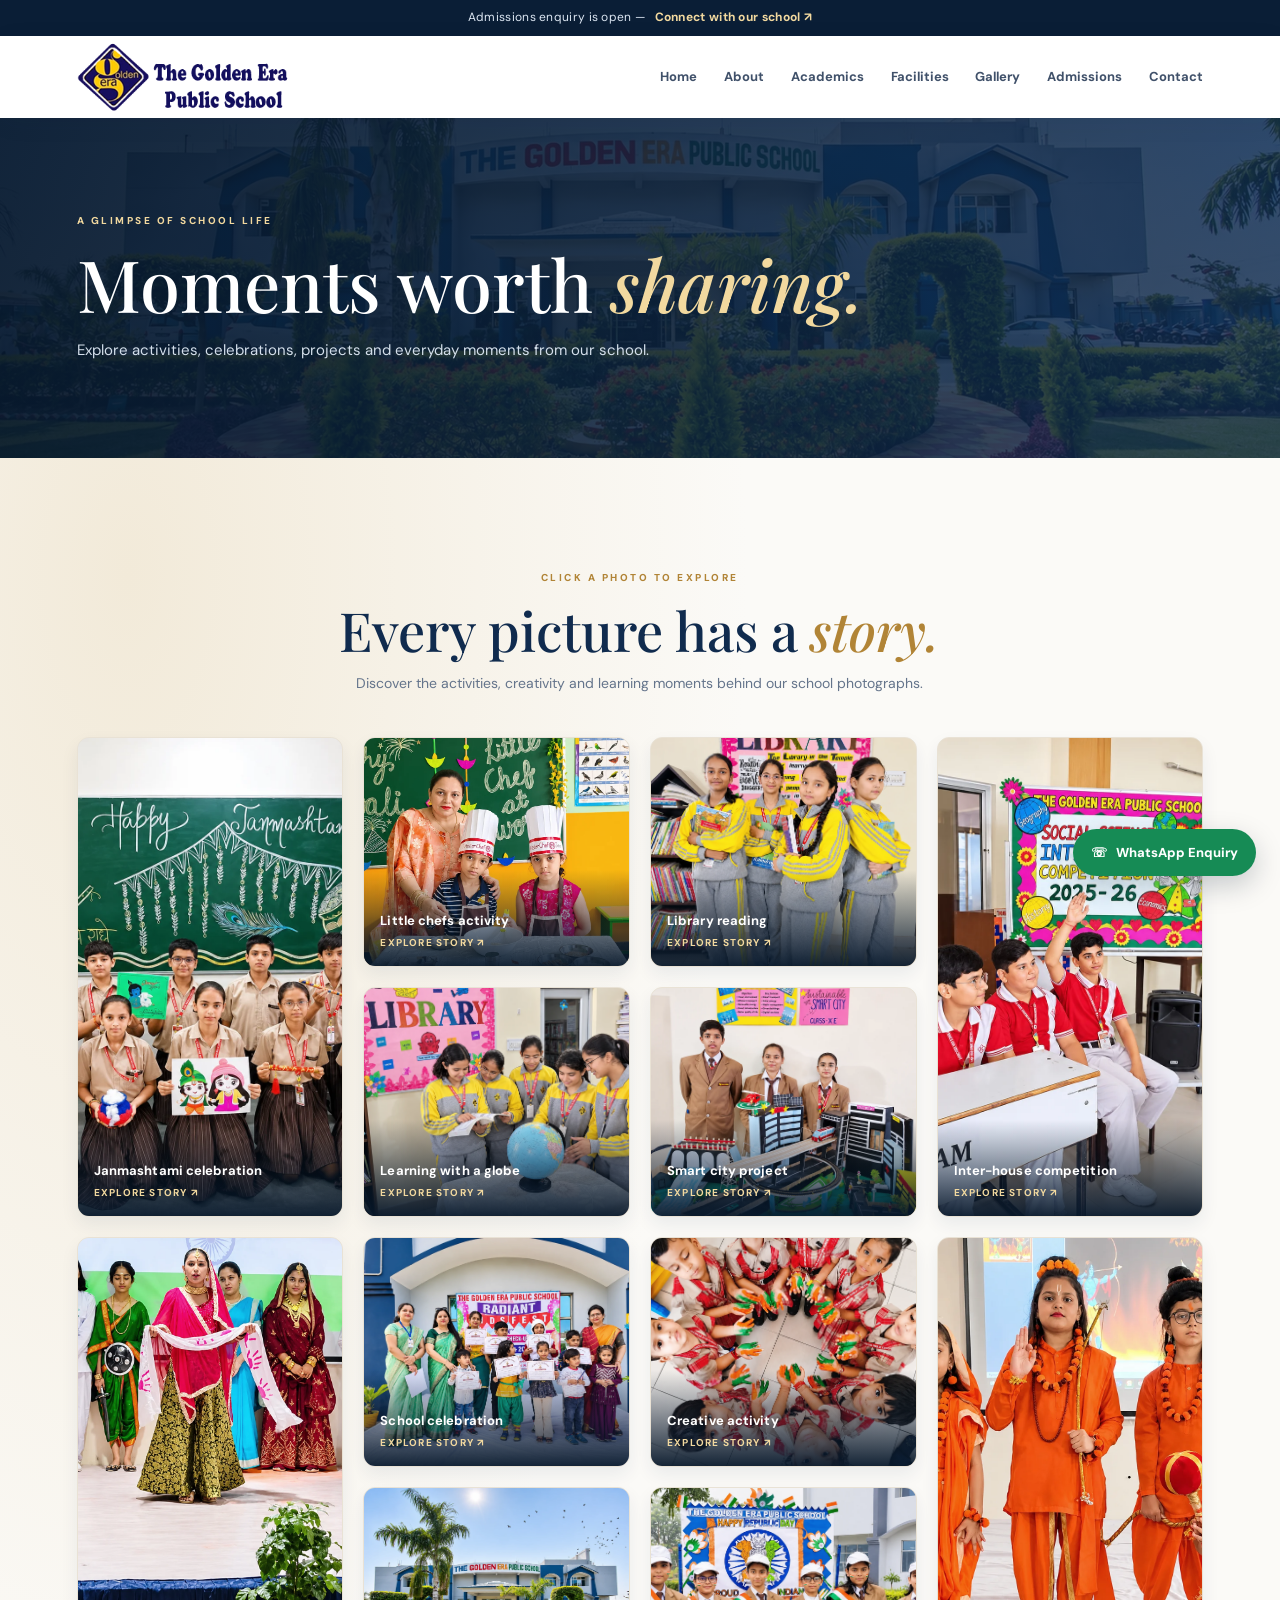
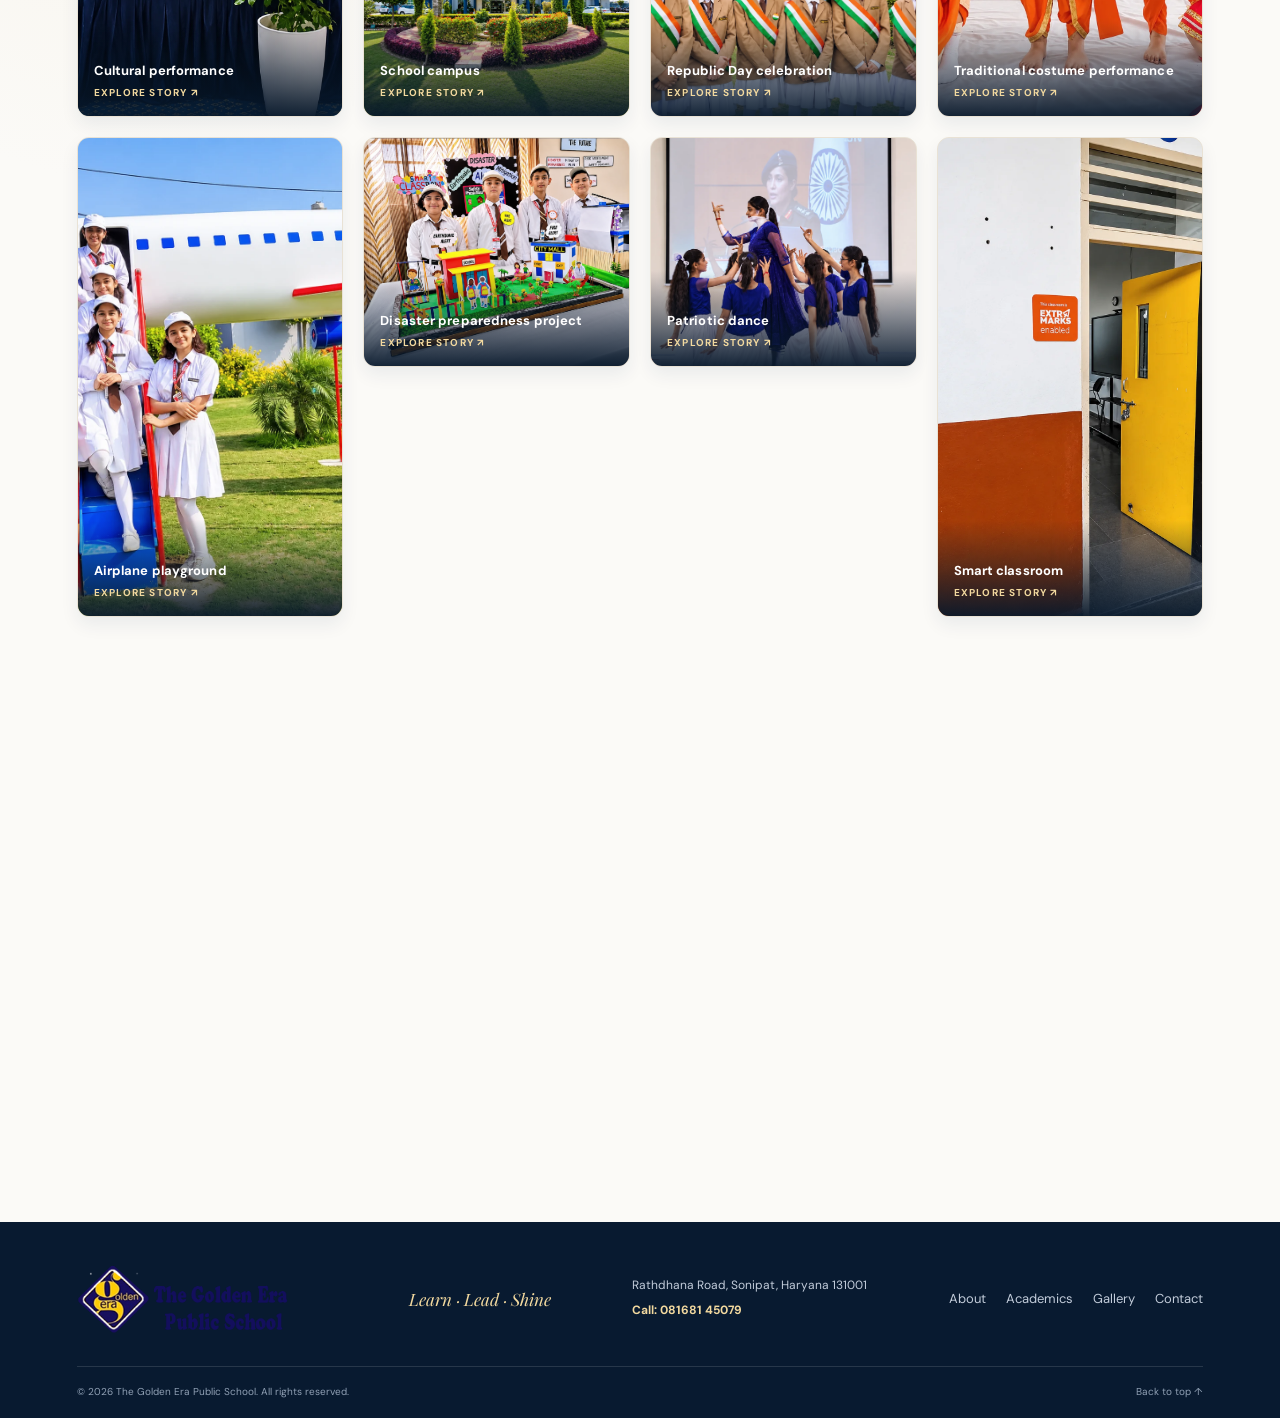
<file: Golden-Era-Public-School-3D-Stories/Golden-Era-Public-School/pages/gallery.html>
<!DOCTYPE html>
<html lang="en"><head><meta charset="UTF-8"><meta name="viewport" content="width=device-width, initial-scale=1.0">
<meta name="description" content="Photo gallery of school activities and campus life."><meta name="theme-color" content="#102b4e">
<title>Gallery | The Golden Era Public School</title>
<link rel="preconnect" href="https://fonts.googleapis.com"><link rel="preconnect" href="https://fonts.gstatic.com" crossorigin>
<link href="https://fonts.googleapis.com/css2?family=DM+Sans:wght@400;500;600;700;800&family=Playfair+Display:wght@500;600;700&display=swap" rel="stylesheet">
<link rel="stylesheet" href="../css/style.css"></head><body>
<div class="announcement">Admissions enquiry is open — <a href="admissions.html">Connect with our school ↗</a></div>

<header class="site-header">
  <a class="brand" href="../index.html"><img class="brand-logo" src="../assets/images/school-logo.png" alt="The Golden Era Public School logo"></a>
  <button class="menu-toggle" aria-label="Open navigation" aria-expanded="false">☰</button>
  <nav class="main-nav">
    <a href="../index.html">Home</a><a href="about.html">About</a><a href="academics.html">Academics</a>
    <a href="facilities.html">Facilities</a><a href="gallery.html">Gallery</a>
    <a href="admissions.html">Admissions</a><a href="contact.html">Contact</a>
  </nav>
</header>
<main><section class="page-hero"><div class="container"><div class="section-kicker light-kicker">A GLIMPSE OF SCHOOL LIFE</div><h1>Moments worth <em>sharing.</em></h1><p>Explore activities, celebrations, projects and everyday moments from our school.</p></div></section>
<section class="section-pad gallery-experience"><div class="container"><div class="gallery-intro"><span class="section-kicker">CLICK A PHOTO TO EXPLORE</span><h2>Every picture has a <em>story.</em></h2><p>Discover the activities, creativity and learning moments behind our school photographs.</p></div><div class="gallery-grid full-gallery"><a class="gallery-tile" href="../assets/images/janmashtami.webp" data-title="Janmashtami celebration" data-info="A festive cultural moment inspired by Janmashtami. Such celebrations help children connect with Indian traditions, stories and values while building confidence through participation." aria-label="Learn more about Janmashtami celebration"><img src="../assets/images/janmashtami.webp" alt="Janmashtami celebration" loading="lazy"><span>Janmashtami celebration<small>Explore story ↗</small></span></a>
<a class="gallery-tile" href="../assets/images/little-chefs.webp" data-title="Little chefs activity" data-info="A hands-on classroom cooking activity. Children can practise following steps, working safely, sharing responsibilities and learning through practical experience." aria-label="Learn more about Little chefs activity"><img src="../assets/images/little-chefs.webp" alt="Little chefs activity" loading="lazy"><span>Little chefs activity<small>Explore story ↗</small></span></a>
<a class="gallery-tile" href="../assets/images/library-readers.webp" data-title="Library reading" data-info="A quiet reading moment that celebrates curiosity. Regular reading helps children build vocabulary, comprehension, imagination and independent learning habits." aria-label="Learn more about Library reading"><img src="../assets/images/library-readers.webp" alt="Library reading" loading="lazy"><span>Library reading<small>Explore story ↗</small></span></a>
<a class="gallery-tile" href="../assets/images/inter-house-competition.webp" data-title="Inter-house competition" data-info="A school competition that brings students together through participation and teamwork. Healthy competitions can encourage confidence, discipline and respect for others." aria-label="Learn more about Inter-house competition"><img src="../assets/images/inter-house-competition.webp" alt="Inter-house competition" loading="lazy"><span>Inter-house competition<small>Explore story ↗</small></span></a>
<a class="gallery-tile" href="../assets/images/library-learning.webp" data-title="Learning with a globe" data-info="A visual learning activity using a globe to explore the world. Maps and globes help students understand continents, countries and our place in the wider world." aria-label="Learn more about Learning with a globe"><img src="../assets/images/library-learning.webp" alt="Learning with a globe" loading="lazy"><span>Learning with a globe<small>Explore story ↗</small></span></a>
<a class="gallery-tile" href="../assets/images/smart-city-exhibition.webp" data-title="Smart city project" data-info="A student project exploring ideas around a smarter, more organised city. Model-making encourages creativity, planning and awareness of how communities work." aria-label="Learn more about Smart city project"><img src="../assets/images/smart-city-exhibition.webp" alt="Smart city project" loading="lazy"><span>Smart city project<small>Explore story ↗</small></span></a>
<a class="gallery-tile" href="../assets/images/cultural-performance.webp" data-title="Cultural performance" data-info="A stage performance celebrating culture and creative expression. Taking part in performances can strengthen confidence, coordination and teamwork." aria-label="Learn more about Cultural performance"><img src="../assets/images/cultural-performance.webp" alt="Cultural performance" loading="lazy"><span>Cultural performance<small>Explore story ↗</small></span></a>
<a class="gallery-tile" href="../assets/images/kidsfest.webp" data-title="School celebration" data-info="A joyful school celebration with students participating together. Shared events create opportunities for friendship, belonging and memorable school experiences." aria-label="Learn more about School celebration"><img src="../assets/images/kidsfest.webp" alt="School celebration" loading="lazy"><span>School celebration<small>Explore story ↗</small></span></a>
<a class="gallery-tile" href="../assets/images/painted-palms.webp" data-title="Creative activity" data-info="A colourful art activity that gives children room to express ideas. Creative work can support imagination, fine-motor skills and confidence in trying something new." aria-label="Learn more about Creative activity"><img src="../assets/images/painted-palms.webp" alt="Creative activity" loading="lazy"><span>Creative activity<small>Explore story ↗</small></span></a>
<a class="gallery-tile" href="../assets/images/traditional-costume.webp" data-title="Traditional costume performance" data-info="A traditional dress presentation that highlights India’s cultural variety. Activities like this can encourage respect for traditions and appreciation of diversity." aria-label="Learn more about Traditional costume performance"><img src="../assets/images/traditional-costume.webp" alt="Traditional costume performance" loading="lazy"><span>Traditional costume performance<small>Explore story ↗</small></span></a>
<a class="gallery-tile" href="../assets/images/school-garden.webp" data-title="School campus" data-info="A view of the school garden and entrance. A welcoming campus environment helps create a positive first impression for students, families and visitors." aria-label="Learn more about School campus"><img src="../assets/images/school-garden.webp" alt="School campus" loading="lazy"><span>School campus<small>Explore story ↗</small></span></a>
<a class="gallery-tile" href="../assets/images/republic-day.webp" data-title="Republic Day celebration" data-info="A Republic Day themed school moment. Such observances offer an opportunity to discuss the Constitution, national symbols and the values of responsible citizenship." aria-label="Learn more about Republic Day celebration"><img src="../assets/images/republic-day.webp" alt="Republic Day celebration" loading="lazy"><span>Republic Day celebration<small>Explore story ↗</small></span></a>
<a class="gallery-tile" href="../assets/images/airplane-playground.webp" data-title="Airplane playground" data-info="A playful outdoor space featuring an airplane-themed structure. Play areas give children opportunities for movement, social interaction and imaginative play." aria-label="Learn more about Airplane playground"><img src="../assets/images/airplane-playground.webp" alt="Airplane playground" loading="lazy"><span>Airplane playground<small>Explore story ↗</small></span></a>
<a class="gallery-tile" href="../assets/images/disaster-preparedness.webp" data-title="Disaster preparedness project" data-info="A student-made disaster preparedness model. Projects like this can introduce safety awareness, emergency readiness and the importance of helping one another." aria-label="Learn more about Disaster preparedness project"><img src="../assets/images/disaster-preparedness.webp" alt="Disaster preparedness project" loading="lazy"><span>Disaster preparedness project<small>Explore story ↗</small></span></a>
<a class="gallery-tile" href="../assets/images/patriotic-dance.webp" data-title="Patriotic dance" data-info="A patriotic dance presentation combining movement and music. Group performances can develop rhythm, coordination, discipline and a sense of shared participation." aria-label="Learn more about Patriotic dance"><img src="../assets/images/patriotic-dance.webp" alt="Patriotic dance" loading="lazy"><span>Patriotic dance<small>Explore story ↗</small></span></a>
<a class="gallery-tile" href="../assets/images/smart-classroom.webp" data-title="Smart classroom" data-info="A classroom setting designed to support interactive learning. Digital and visual teaching aids can help teachers explain concepts in engaging ways." aria-label="Learn more about Smart classroom"><img src="../assets/images/smart-classroom.webp" alt="Smart classroom" loading="lazy"><span>Smart classroom<small>Explore story ↗</small></span></a>
<a class="gallery-tile" href="../assets/images/innovation-board.webp" data-title="Innovation display" data-info="A display that celebrates curiosity and new ideas. Exhibition-style learning encourages students to ask questions, explore solutions and communicate what they discover." aria-label="Learn more about Innovation display"><img src="../assets/images/innovation-board.webp" alt="Innovation display" loading="lazy"><span>Innovation display<small>Explore story ↗</small></span></a>
<a class="gallery-tile" href="../assets/images/gratitude-board.webp" data-title="Gratitude display" data-info="A gratitude-themed display encouraging positive reflection. Practising gratitude can help children notice kindness, appreciate others and build a caring classroom culture." aria-label="Learn more about Gratitude display"><img src="../assets/images/gratitude-board.webp" alt="Gratitude display" loading="lazy"><span>Gratitude display<small>Explore story ↗</small></span></a>
<a class="gallery-tile" href="../assets/images/dance-ensemble.webp" data-title="Dance ensemble" data-info="A group dance presentation where students perform together. Preparing as a team can build coordination, confidence, commitment and creative expression." aria-label="Learn more about Dance ensemble"><img src="../assets/images/dance-ensemble.webp" alt="Dance ensemble" loading="lazy"><span>Dance ensemble<small>Explore story ↗</small></span></a>
<a class="gallery-tile" href="../assets/images/reception.webp" data-title="School reception" data-info="A look at the school reception area. A well-organised reception helps families and visitors feel welcomed and find the support they need." aria-label="Learn more about School reception"><img src="../assets/images/reception.webp" alt="School reception" loading="lazy"><span>School reception<small>Explore story ↗</small></span></a></div></div></section></main>
<footer class="site-footer"><div class="container footer-main">
  <a class="brand footer-brand" href="../index.html"><img class="brand-logo" src="../assets/images/school-logo.png" alt="The Golden Era Public School logo"></a>
  <p>Learn · Lead · Shine</p><div class="footer-contact"><span>Rathdhana Road, Sonipat, Haryana 131001</span><a href="tel:+918168145079">Call: 081681 45079</a></div><div class="footer-links"><a href="about.html">About</a><a href="academics.html">Academics</a><a href="gallery.html">Gallery</a><a href="contact.html">Contact</a></div>
</div><div class="container footer-bottom"><span>© <span id="year"></span> The Golden Era Public School. All rights reserved.</span><a href="#">Back to top ↑</a></div></footer><a class="whatsapp-float" href="https://wa.me/918168145079?text=Hello%2C%20I%20would%20like%20to%20enquire%20about%20The%20Golden%20Era%20Public%20School." target="_blank" rel="noopener" aria-label="Chat with the school on WhatsApp">☏ <span>WhatsApp Enquiry</span></a>
<script src="../js/script.js"></script></body></html>
</file>
<file: Golden-Era-Public-School-3D-Stories/Golden-Era-Public-School/css/style.css>
:root{--navy:#102b4e;--navy-deep:#0a1e36;--gold:#d8ad58;--gold-light:#f2d99f;--ink:#17263a;--muted:#64748b;--paper:#fbfaf7;--line:#e8e5de}
*{box-sizing:border-box;margin:0;padding:0}
html{scroll-behavior:smooth;scroll-padding-top:90px}
body{font-family:"DM Sans",sans-serif;color:var(--ink);background:var(--paper);line-height:1.65}
img{display:block;width:100%;height:100%;object-fit:cover}
a{color:inherit;text-decoration:none}
button{font:inherit}
.container{width:min(1160px,88%);margin-inline:auto}
.announcement{background:var(--navy-deep);color:#dce6f2;text-align:center;padding:8px 15px;font-size:12px;letter-spacing:.3px}
.announcement a{color:var(--gold-light);font-weight:700;margin-left:6px}
.site-header{height:82px;position:sticky;top:0;z-index:50;background:#fff;display:flex;align-items:center;justify-content:space-between;padding:0 6%;box-shadow:0 5px 25px #0b24400d}
.brand{display:flex;align-items:center;gap:12px;color:var(--navy)}
.brand-logo{display:block;width:250px;height:70px;object-fit:contain;flex:0 0 auto}
.brand-copy strong{display:block;font-size:12px;letter-spacing:1.8px;font-weight:800}
.brand-copy small{display:block;font-size:9px;letter-spacing:3.6px;color:#718096;margin-top:2px}
.main-nav{display:flex;align-items:center;gap:clamp(15px,2.1vw,30px);font-size:12px;font-weight:700;color:#40516a}
.main-nav>a:not(.nav-cta):hover{color:#b18436}
.nav-cta{background:var(--navy);color:#fff;padding:12px 18px;border-radius:3px}
.nav-cta span{color:var(--gold-light);padding-left:8px}
.menu-toggle{display:none;border:0;background:none;font-size:25px;color:var(--navy);cursor:pointer}
.hero{min-height:650px;height:min(790px,calc(100vh - 105px));position:relative;display:flex;align-items:center;color:#fff;overflow:hidden;background:var(--navy)}
.hero-image,.hero-overlay{position:absolute;inset:0}
.hero-image{object-position:center 54%;animation:heroZoom 15s ease-in-out infinite alternate}
.hero-overlay{background:linear-gradient(90deg,rgba(5,20,39,.86) 0%,rgba(7,26,49,.65) 48%,rgba(7,26,49,.12) 100%),linear-gradient(0deg,rgba(5,20,39,.35),transparent 45%)}
.hero-content{position:relative;padding-top:35px}
.hero-tag,.section-kicker{font-size:10px;letter-spacing:2.5px;font-weight:800;color:#b18436}
.hero-tag{color:var(--gold-light);display:flex;align-items:center;gap:11px;margin-bottom:25px}
.hero-tag span{height:1px;width:30px;background:var(--gold)}
h1,h2{font-family:"Playfair Display",serif;font-weight:500;line-height:1.08}
.hero h1{font-size:clamp(48px,7vw,88px);max-width:750px;letter-spacing:-1.5px}
h1 em,h2 em{font-weight:500;color:var(--gold-light)}
.hero-content>p{max-width:530px;color:#e0e8f0;font-size:16px;margin:24px 0 30px}
.hero-actions{display:flex;gap:13px;flex-wrap:wrap}
.button{display:inline-flex;align-items:center;justify-content:center;gap:22px;padding:14px 20px;font-size:11px;font-weight:800;letter-spacing:.5px;border-radius:3px;transition:.25s}
.button:hover{transform:translateY(-3px)}
.button-gold{background:var(--gold);color:#17263a}
.button-gold:hover{background:var(--gold-light)}
.button-outline{border:1px solid #ffffff90;color:#fff}
.button-outline:hover{background:#ffffff18}
.hero-note{display:flex;align-items:center;gap:10px;margin-top:75px;color:#d1dbe6;font-size:9px;letter-spacing:2px}
.note-line{width:32px;height:1px;background:var(--gold)}
.hero-scroll{position:absolute;right:6%;bottom:32px;font-size:9px;letter-spacing:2px;color:#fff;display:flex;gap:13px;align-items:center}
.hero-scroll span{font-size:18px;color:var(--gold-light)}
.section-pad{padding:105px 0}
.welcome-grid{display:grid;grid-template-columns:1fr 1fr;gap:9%;align-items:center}
.welcome-photo{height:510px;position:relative;padding:0 35px 35px 0}
.welcome-photo:before{content:"";position:absolute;right:0;bottom:0;width:72%;height:75%;background:#eadfc8}
.welcome-photo img{position:relative;z-index:1;box-shadow:0 18px 45px #1b2d401b}
.photo-caption{position:absolute;z-index:2;left:20px;bottom:55px;background:#fff;padding:15px 20px;box-shadow:0 8px 25px #17263a22}
.photo-caption strong{display:block;font-size:10px;letter-spacing:1.6px;color:var(--navy)}
.photo-caption span{font-size:11px;color:var(--muted)}
.welcome-copy h2,.section-heading h2,.campus h2{font-size:clamp(38px,4.5vw,58px);margin:16px 0 22px;color:var(--navy)}
.welcome-copy h2 em,.section-heading h2 em{color:#b18436}
.welcome-copy p{font-size:14px;color:var(--muted);margin-bottom:16px}
.welcome-copy .lead{font-size:16px;color:#33445a}
.text-link{display:inline-flex;gap:22px;align-items:center;margin-top:14px;color:#9a7029;font-size:12px;font-weight:800;border-bottom:1px solid #d8ad58;padding-bottom:7px}
.values-band{background:#f0ece3;border-block:1px solid #e9e2d5}
.values-grid{display:grid;grid-template-columns:repeat(4,1fr);padding:28px 0}
.values-grid>div{padding:8px 22px;border-right:1px solid #ddd4c4;display:grid;grid-template-columns:40px 1fr;align-items:center}
.values-grid>div:last-child{border:0}
.value-icon{grid-row:span 2;font-size:25px;color:#b18436}
.values-grid strong{font:600 17px "Playfair Display",serif;color:var(--navy)}
.values-grid small{font-size:10px;color:var(--muted)}
.section-heading{display:flex;align-items:end;justify-content:space-between;gap:50px;margin-bottom:42px}
.section-heading>p{max-width:390px;color:var(--muted);font-size:14px;padding-bottom:8px}
.learning-cards{display:grid;grid-template-columns:repeat(3,1fr);gap:24px}
.learning-card{background:#fff;box-shadow:0 10px 35px #1429430d;transition:.3s}
.learning-card:hover{transform:translateY(-7px);box-shadow:0 18px 45px #14294318}
.learning-card>img{height:245px}
.card-body{padding:25px 25px 28px}
.card-body>span,.life-item span{font-size:9px;letter-spacing:1.8px;font-weight:800;color:#a77b30}
.card-body h3{font:600 23px "Playfair Display",serif;color:var(--navy);margin:10px 0}
.card-body p{font-size:12px;color:var(--muted)}
.campus{background:var(--navy);color:#fff;overflow:hidden}
.campus-grid{display:grid;grid-template-columns:.85fr 1.15fr;gap:8%;align-items:center}
.light-kicker{color:var(--gold-light)}
.campus h2{color:#fff}
.campus h2 em{color:var(--gold-light)}
.campus-copy>p{color:#c5d1df;font-size:14px;max-width:410px;margin-bottom:27px}
.button-light{background:#fff;color:var(--navy)}
.campus-images{height:440px;position:relative;padding:0 65px 55px 0}
.campus-main{position:relative;z-index:1}
.campus-small{position:absolute;z-index:2;width:47%;height:45%;right:0;bottom:0;border:8px solid var(--navy)}
.school-life{background:#fff}
.life-grid{display:grid;grid-template-columns:1.15fr 1fr 1fr;grid-template-rows:240px 240px;gap:18px}
.life-item{position:relative;overflow:hidden;background:var(--navy)}
.life-item:after{content:"";position:absolute;inset:35% 0 0;background:linear-gradient(transparent,#07182bdc)}
.life-item img{transition:transform .7s}
.life-item:hover img{transform:scale(1.06)}
.life-item>div{position:absolute;z-index:2;bottom:20px;left:22px;color:#fff}
.life-item span{color:var(--gold-light)}
.life-item h3{font:500 21px "Playfair Display",serif;margin-top:4px}
.life-tall{grid-row:span 2}
.gallery-section{background:#f7f5f0}
.gallery-grid{display:grid;grid-template-columns:repeat(4,1fr);grid-auto-rows:190px;gap:13px}
.gallery-grid a{overflow:hidden;background:#e5e1d8}
.gallery-grid a:nth-child(3n+1){grid-row:span 2}
.gallery-grid img{transition:transform .5s}
.gallery-grid a:hover img{transform:scale(1.07)}
.admissions{background:linear-gradient(110deg,rgba(8,28,52,.96),rgba(16,43,78,.88)),url("../assets/images/school-garden.webp") center/cover;color:#fff;text-align:center}
.admissions-inner{max-width:760px}
.admissions h2{font-size:clamp(42px,6vw,68px);margin:18px 0;color:#fff}
.admissions h2 em{color:var(--gold-light)}
.admissions p{color:#d1dbe6;max-width:560px;margin:0 auto 28px}
.admissions small{display:block;color:#b8c5d5;font-size:10px;margin-top:20px}
.site-footer{background:#081a30;color:#d8e1ec;padding:42px 0 18px}
.footer-main{display:flex;align-items:center;justify-content:space-between;gap:25px;padding-bottom:32px}
.footer-brand{color:#fff}
.footer-brand .brand-copy small{color:#aab8c8}
.footer-main>p{font:italic 17px "Playfair Display",serif;color:var(--gold-light)}
.footer-links{display:flex;gap:20px;font-size:11px;color:#c2ccda}
.footer-links a:hover,.footer-bottom a:hover{color:var(--gold-light)}
.footer-bottom{border-top:1px solid #ffffff20;padding-top:17px;display:flex;justify-content:space-between;color:#91a1b5;font-size:10px}
@keyframes heroZoom{from{transform:scale(1)}to{transform:scale(1.07)}}
@media(max-width:900px){.main-nav{gap:13px;font-size:11px}.main-nav .nav-cta{padding:10px}.welcome-grid{gap:5%}.campus-grid{gap:5%}.values-grid>div{padding-inline:12px}}
@media(max-width:700px){.announcement{font-size:10px}.site-header{height:72px;padding:0 6%}.brand-logo{width:210px;height:60px}.menu-toggle{display:block}.main-nav{display:none;position:absolute;top:72px;left:0;right:0;background:#fff;padding:18px 6% 24px;box-shadow:0 15px 25px #0b24401a;flex-direction:column;align-items:stretch;gap:0}.main-nav.open{display:flex}.main-nav a{padding:12px 0;border-bottom:1px solid var(--line)}.main-nav .nav-cta{margin-top:12px;padding:12px 15px;text-align:center}.hero{height:690px;min-height:600px}.hero-overlay{background:linear-gradient(90deg,#071a30dc,#071a3080),linear-gradient(0deg,#071a3050,transparent)}.hero h1{font-size:54px}.hero-content>p{font-size:14px}.hero-note{margin-top:55px;font-size:8px}.hero-scroll{bottom:20px}.section-pad{padding:72px 0}.welcome-grid,.campus-grid{grid-template-columns:1fr;gap:38px}.welcome-photo{height:380px}.welcome-copy h2,.section-heading h2,.campus h2{font-size:43px}.values-grid{grid-template-columns:1fr 1fr;gap:12px;padding:22px 0}.values-grid>div:nth-child(2){border-right:0}.values-grid>div{padding:10px 6px}.section-heading{display:block;margin-bottom:30px}.section-heading>p{margin-top:18px}.learning-cards{grid-template-columns:1fr}.learning-card>img{height:235px}.campus-images{height:330px;padding-right:38px;padding-bottom:38px}.life-grid{grid-template-columns:1fr 1fr;grid-template-rows:260px 210px 210px}.life-tall{grid-row:span 2}.life-item h3{font-size:17px}.gallery-grid{grid-template-columns:repeat(2,1fr);grid-auto-rows:145px;gap:8px}.gallery-heading{margin-bottom:25px}.admissions h2{font-size:45px}.footer-main{align-items:flex-start;flex-direction:column}.footer-links{flex-wrap:wrap}.footer-bottom{gap:15px;flex-wrap:wrap}}
@media(prefers-reduced-motion:reduce){html{scroll-behavior:auto}*,*:before,*:after{animation-duration:.01ms!important;transition-duration:.01ms!important}}

.reveal{opacity:0;transform:translateY(22px);transition:opacity .7s ease,transform .7s ease}.reveal.is-visible{opacity:1;transform:translateY(0)}

/* Multi-page additions */
.page-hero{background:linear-gradient(100deg,rgba(7,25,46,.94),rgba(16,43,78,.82)),url("../assets/images/school-garden.webp") center 48%/cover;min-height:340px;display:flex;align-items:center;color:#fff;padding:75px 0}
.page-hero h1{font-size:clamp(48px,6vw,72px);margin:15px 0}
.page-hero h1 em{color:var(--gold-light)}
.page-hero p{max-width:600px;color:#d4dfeb;font-size:15px}
.muted-section{background:#f1eee7}
.facility-list{display:grid;gap:70px}
.facility-row{display:grid;grid-template-columns:1.1fr .9fr;gap:8%;align-items:center}
.facility-row img{height:350px}
.facility-row h2,.form-layout h2,.contact-grid h2{font:500 clamp(36px,4vw,52px)/1.1 "Playfair Display",serif;color:var(--navy);margin:14px 0 20px}
.facility-row h2 em,.form-layout h2 em,.contact-grid h2 em{color:#b18436}
.facility-row p,.form-layout p,.contact-grid p{color:var(--muted);font-size:14px}
.facility-row.reverse img{order:2}
.full-gallery{grid-template-columns:repeat(4,1fr);grid-auto-rows:210px}
.gallery-tile{position:relative;overflow:hidden}
.gallery-tile img{transition:transform .5s}
.gallery-tile:hover img{transform:scale(1.06)}
.gallery-tile span{position:absolute;bottom:0;left:0;right:0;padding:24px 12px 10px;color:#fff;font-size:11px;font-weight:700;background:linear-gradient(transparent,#07182bdc)}
.form-layout,.contact-grid{display:grid;grid-template-columns:.8fr 1.2fr;gap:9%;align-items:start}
.form-note{margin-bottom:20px}
.enquiry-form{display:grid;grid-template-columns:1fr 1fr;gap:18px;background:#fff;padding:30px;box-shadow:0 12px 40px #14294312}
.enquiry-form label{font-size:11px;font-weight:700;color:var(--navy);display:grid;gap:7px}
.enquiry-form input,.enquiry-form select,.enquiry-form textarea{width:100%;padding:13px;border:1px solid #dce1e7;background:#fcfcfb;font:13px "DM Sans",sans-serif;color:var(--ink);border-radius:2px}
.enquiry-form input:focus,.enquiry-form select:focus,.enquiry-form textarea:focus{outline:2px solid #d8ad5880;border-color:#b18436}
.full-field{grid-column:1/-1}
.enquiry-form button{border:0;cursor:pointer;justify-self:start}
.form-status{grid-column:1/-1;font-size:12px!important;color:#276749!important}
.contact-detail{border-bottom:1px solid var(--line);padding:16px 0;display:grid;gap:4px}
.contact-detail strong{font-size:12px;color:var(--navy)}
.contact-detail span{font-size:13px;color:var(--muted)}
.contact-image{height:420px}
@media(max-width:700px){.page-hero{min-height:290px;padding:55px 0}.facility-row,.form-layout,.contact-grid{grid-template-columns:1fr;gap:28px}.facility-row img{height:260px}.facility-row.reverse img{order:0}.full-gallery{grid-template-columns:repeat(2,1fr);grid-auto-rows:160px}.enquiry-form{grid-template-columns:1fr;padding:20px}.full-field,.form-status{grid-column:auto}.contact-image{height:280px}}

/* Contact details, larger controls and subtle premium motion */
.button{font-size:14px;padding:16px 25px;letter-spacing:.25px;gap:14px;min-height:50px}
.main-nav{font-size:13px}
.nav-cta{font-size:13px}
.text-link{font-size:14px}
.contact-detail a{font-size:14px;font-weight:700;color:#9a7029}
.contact-action{display:inline-block;margin-top:7px}
.footer-main{flex-wrap:wrap}
.footer-contact{display:grid;gap:5px;font-size:12px;color:#c2ccda}
.footer-contact a{font-weight:700;color:var(--gold-light)}
.footer-links{font-size:13px}
.site-header{transition:box-shadow .3s,background .3s}
.site-header:hover{box-shadow:0 8px 28px #0b244018}
.hero-content{animation:contentRise .9s cubic-bezier(.2,.7,.2,1) both}
.hero-tag{animation:contentRise .8s .12s both}
.hero h1{animation:contentRise .9s .2s both}
.hero-content>p{animation:contentRise .9s .32s both}
.hero-actions{animation:contentRise .9s .42s both}
.button{position:relative;overflow:hidden}
.button:after{content:"";position:absolute;inset:0;transform:translateX(-120%);background:linear-gradient(100deg,transparent,#ffffff45,transparent);transition:transform .65s}
.button:hover:after{transform:translateX(120%)}
.learning-card,.gallery-tile,.facility-row,.welcome-photo,.welcome-copy,.values-grid>div,.contact-detail{transition:transform .35s ease,box-shadow .35s ease}
.learning-card:hover{transform:translateY(-9px)}
.gallery-tile:hover{box-shadow:0 14px 35px #102b4e22}
.reveal{opacity:0;transform:translateY(28px);transition:opacity .75s ease,transform .75s cubic-bezier(.2,.7,.2,1)}
.reveal.is-visible{opacity:1;transform:translateY(0)}
@keyframes contentRise{from{opacity:0;transform:translateY(24px)}to{opacity:1;transform:translateY(0)}}
@keyframes heroZoom{from{transform:scale(1)}to{transform:scale(1.07)}}
@media(prefers-reduced-motion:reduce){*,*::before,*::after{scroll-behavior:auto!important;animation-duration:.01ms!important;animation-iteration-count:1!important;transition-duration:.01ms!important}.reveal{opacity:1;transform:none}}
@media(max-width:900px){.footer-main{align-items:flex-start}.footer-contact{width:100%;order:4}}
@media(max-width:700px){.button{font-size:14px;padding:15px 19px}.footer-links{flex-wrap:wrap}}

/* Functional polish: WhatsApp contact, gallery lightbox and map */
.whatsapp-float{position:fixed;right:24px;bottom:24px;z-index:1000;display:flex;align-items:center;gap:9px;padding:13px 18px;border-radius:999px;background:#168b55;color:#fff;font-size:13px;font-weight:800;box-shadow:0 10px 28px #07182b35;transition:transform .2s,box-shadow .2s}
.whatsapp-float:hover{transform:translateY(-3px);box-shadow:0 14px 32px #07182b45}
.map-frame{width:100%;height:320px;border:0;margin-top:28px;box-shadow:0 12px 35px #14294312}
.gallery-lightbox{position:fixed;inset:0;z-index:2000;background:#07182bf2;display:none;align-items:center;justify-content:center;padding:5vw}
.gallery-lightbox.open{display:flex}.gallery-lightbox img{max-width:min(1100px,90vw);max-height:82vh;object-fit:contain;box-shadow:0 15px 55px #0008}
.lightbox-close{position:absolute;right:25px;top:18px;border:0;background:transparent;color:white;font-size:38px;cursor:pointer}
.gallery-tile{cursor:zoom-in}.form-status{grid-column:1/-1;line-height:1.6}
@media(max-width:700px){.whatsapp-float{right:14px;bottom:14px;padding:12px 15px;font-size:12px}.map-frame{height:260px}}


/* Gallery stories + restrained 3D depth */
.gallery-experience{background:radial-gradient(ellipse at 10% 5%,#f2ead9 0,transparent 38%),var(--paper);}
.gallery-intro{max-width:680px;margin:0 auto 42px;text-align:center}
.gallery-intro h2{font-size:clamp(36px,4.5vw,54px);color:var(--navy);margin:12px 0}
.gallery-intro h2 em{color:#b18436}
.gallery-intro p{color:var(--muted);font-size:14px}
.full-gallery{perspective:1200px;gap:20px;grid-auto-rows:230px}
.gallery-tile{display:block;border-radius:12px;isolation:isolate;transform:perspective(900px) rotateX(var(--tilt-x,0deg)) rotateY(var(--tilt-y,0deg)) translateZ(0);transform-style:preserve-3d;transition:transform .22s ease,box-shadow .3s ease;border:1px solid #e9e2d5;box-shadow:0 8px 18px #102b4e12}
.gallery-tile:hover{box-shadow:0 24px 38px #102b4e25;z-index:2}
.gallery-tile img{transition:transform .65s cubic-bezier(.2,.7,.2,1),filter .4s;filter:saturate(.92)}
.gallery-tile:hover img{transform:scale(1.075) translateZ(12px);filter:saturate(1.08)}
.gallery-tile span{font-size:13px;padding:40px 16px 14px;letter-spacing:.1px;background:linear-gradient(transparent,#07182bf0)}
.gallery-tile span small{display:block;color:#f2d99f;font-size:10px;letter-spacing:1.2px;margin-top:4px;text-transform:uppercase}
.story-modal{z-index:3000;backdrop-filter:blur(12px);background:#06172de8;padding:24px}
.story-panel{width:min(980px,94vw);max-height:90vh;overflow:auto;display:grid;grid-template-columns:1.08fr .92fr;background:#fff;border-radius:18px;position:relative;box-shadow:0 35px 100px #0008;animation:storyPop .35s cubic-bezier(.2,.8,.2,1)}
.story-image-wrap{min-height:420px;background:#e8e4dc}
.story-image-wrap img{height:100%;min-height:420px;object-fit:cover}
.story-copy{padding:clamp(28px,4vw,54px);align-self:center}
.story-copy h2{font-size:clamp(30px,4vw,46px);line-height:1.12;color:var(--navy);margin:18px 0}
.story-copy p{font-size:15px;line-height:1.9;color:#5c6878}
.story-foot{margin-top:28px;padding-top:16px;border-top:1px solid var(--line);font-size:10px;letter-spacing:2px;font-weight:800;color:#a77b30}
.story-modal .lightbox-close{position:absolute;right:14px;top:14px;z-index:3;width:42px;height:42px;border:0;border-radius:50%;background:#fff;color:var(--navy);font-size:28px;cursor:pointer;box-shadow:0 5px 18px #0002}
body.modal-open{overflow:hidden}
@keyframes storyPop{from{opacity:0;transform:translateY(18px) scale(.97)}to{opacity:1;transform:translateY(0) scale(1)}}
@media(max-width:700px){.full-gallery{gap:10px;grid-auto-rows:165px}.gallery-tile{border-radius:8px}.gallery-tile span{font-size:11px;padding:34px 9px 9px}.gallery-tile span small{font-size:8px}.story-modal{padding:12px}.story-panel{grid-template-columns:1fr;max-height:92vh}.story-image-wrap,.story-image-wrap img{min-height:230px;height:230px}.story-copy{padding:24px}.story-copy h2{font-size:32px}.story-copy p{font-size:13px}}
@media(prefers-reduced-motion:reduce){.gallery-tile{transform:none!important}.story-panel{animation:none}}
</file>
